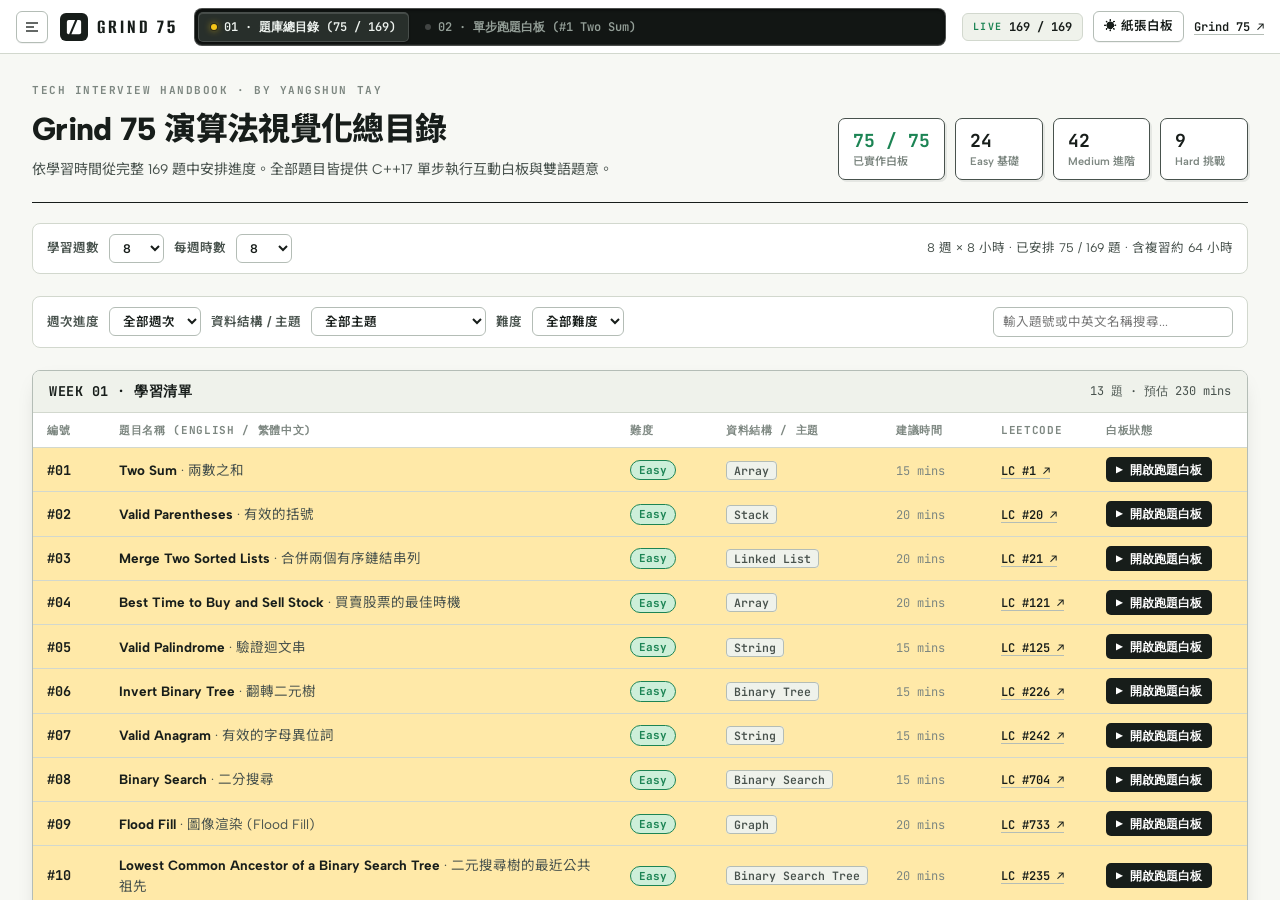
<file: grind75/index.html>
<!DOCTYPE html>
<html lang="zh-Hant" data-theme="light">
<head>
  <meta charset="UTF-8" />
  <meta name="viewport" content="width=device-width, initial-scale=1.0" />
  <title>Grind 75 · C++ 手動跑題白板視覺化實驗室</title>
  <link rel="preconnect" href="https://fonts.googleapis.com" />
  <link rel="preconnect" href="https://fonts.gstatic.com" crossorigin />
  <link href="https://fonts.googleapis.com/css2?family=Albert+Sans:wght@400;500;600;700&family=Alumni+Sans:wght@500;600;700&family=JetBrains+Mono:wght@400;500;600;700&family=Noto+Sans+TC:wght@400;500;700;900&display=swap" rel="stylesheet" />
  <link rel="stylesheet" href="css/styles.css" />
</head>
<body>
  <!-- Impeccable Top Editorial & Instrument Header -->
  <header class="topbar">
    <div class="topbar-left">
      <button id="btn-toggle-sidebar" class="ks-key-btn icon-only" title="切換題庫側欄" aria-label="切換題庫側欄" aria-controls="sidebar" aria-expanded="true">
        <svg width="16" height="16" viewBox="0 0 24 24" fill="none" stroke="currentColor" stroke-width="2">
          <line x1="3" y1="6" x2="21" y2="6"></line>
          <line x1="3" y1="12" x2="15" y2="12"></line>
          <line x1="3" y1="18" x2="21" y2="18"></line>
        </svg>
      </button>
      <div class="brand" id="brand-home">
        <span class="brand-logo" aria-hidden="true">
          <svg viewBox="0 0 24 24" fill="currentColor" width="18" height="18">
            <path d="M5 2.5 L13.5 2.5 L5.5 21.5 L5 21.5 Q2.5 21.5 2.5 19 L2.5 5 Q2.5 2.5 5 2.5 Z"></path>
            <path d="M16.5 2.5 L19 2.5 Q21.5 2.5 21.5 5 L21.5 19 Q21.5 21.5 19 21.5 L8.5 21.5 Z"></path>
          </svg>
        </span>
        <span class="brand-wordmark">GRIND 75</span>
        <span class="brand-divider">/</span>
        <h1>C++ 手動跑題白板</h1>
      </div>
    </div>

    <!-- Tactile Instrument Mode Switcher -->
    <div class="topbar-center">
      <div class="ks-instrument-strip" role="tablist" aria-label="切換檢視模式">
        <button id="nav-catalog-btn" class="ks-instrument-key active" role="tab" aria-selected="true">
          <span class="led-dot"></span>
          <span id="catalog-nav-label">01 · 題庫總目錄 (75 / 169)</span>
        </button>
        <button id="nav-visualizer-btn" class="ks-instrument-key" role="tab" aria-selected="false">
          <span class="led-dot"></span>
          <span>02 · 單步跑題白板 (#1 Two Sum)</span>
        </button>
      </div>
    </div>

    <div class="topbar-right">
      <div class="progress-meter" title="目前已實作視覺化題數">
        <span class="meter-label">LIVE</span>
        <strong id="implemented-count">169 / 169</strong>
      </div>
      <button id="btn-theme-toggle" class="ks-key-btn" title="切換紙張亮色 / 暗色白板模式">
        <span id="theme-icon">☀ 紙張白板</span>
      </button>
      <a href="https://www.techinterviewhandbook.org/grind75/" target="_blank" rel="noopener" class="editorial-link">
        Grind 75 ↗
      </a>
    </div>
  </header>

  <div class="layout-container">
    <button id="sidebar-backdrop" class="sidebar-backdrop hidden" aria-label="關閉題庫側欄" tabindex="-1"></button>
    <!-- Left Quick Directory Palette Sidebar -->
    <aside id="sidebar" class="sidebar">
      <div class="sidebar-header">
        <div id="curriculum-index-label" class="sidebar-eyebrow">CURRICULUM INDEX · 75 題</div>
        <div class="search-box">
          <input type="search" id="sidebar-search" placeholder="搜尋題號、名稱或分類..." />
        </div>
        <div class="sidebar-filters">
          <button class="filter-chip active" data-filter="all">全部</button>
          <button class="filter-chip" data-filter="implemented">已實作</button>
          <button class="filter-chip" data-filter="Easy">Easy</button>
          <button class="filter-chip" data-filter="Medium">Med</button>
          <button class="filter-chip" data-filter="Hard">Hard</button>
        </div>
      </div>
      <div id="sidebar-list" class="sidebar-list"></div>
    </aside>

    <!-- Main Content Stage -->
    <main class="main-content">
      <!-- ==================== VIEW 1: EDITORIAL CATALOG (總目錄) ==================== -->
      <section id="view-catalog" class="view-section active">
        <div class="catalog-hero">
          <div class="catalog-hero-left">
            <div class="eyebrow-kicker">TECH INTERVIEW HANDBOOK · BY YANGSHUN TAY</div>
            <h2 class="editorial-headline">Grind 75 演算法視覺化總目錄</h2>
            <p class="editorial-lead">
              依學習時間從完整 169 題中安排進度。全部題目皆提供 C++17 單步執行互動白板與雙語題意。
            </p>
          </div>
          <div class="catalog-stats" id="catalog-stats"></div>
        </div>

        <div class="catalog-toolbar" aria-label="學習排程設定">
          <div class="toolbar-group">
            <label for="study-weeks">學習週數</label>
            <select id="study-weeks" class="tb-select"></select>
            <label for="study-hours">每週時數</label>
            <select id="study-hours" class="tb-select"></select>
          </div>
          <p id="curriculum-summary" class="curriculum-summary" role="status"></p>
        </div>

        <!-- Editorial Filter Bar -->
        <div class="catalog-toolbar">
          <div class="toolbar-group">
            <label for="catalog-week-filter">週次進度</label>
            <select id="catalog-week-filter" class="tb-select">
              <option value="all">全部週次</option>
            </select>

            <label for="catalog-topic-filter">資料結構 / 主題</label>
            <select id="catalog-topic-filter" class="tb-select">
              <option value="all">全部主題</option>
            </select>

            <label for="catalog-diff-filter">難度</label>
            <select id="catalog-diff-filter" class="tb-select">
              <option value="all">全部難度</option>
              <option value="Easy">Easy</option>
              <option value="Medium">Medium</option>
              <option value="Hard">Hard</option>
            </select>
          </div>

          <div class="toolbar-search">
            <input type="search" id="catalog-search" class="tb-input" placeholder="輸入題號或中英文名稱搜尋..." />
          </div>
        </div>

        <!-- Weeks Index Ledger -->
        <div id="catalog-weeks-container" class="catalog-weeks-container"></div>
      </section>

      <!-- ==================== VIEW 2: C++ TRACE WHITEBOARD (單步跑題白板) ==================== -->
      <section id="view-visualizer" class="view-section visualizer-layout">
        <!-- Top Problem Spec & Testcase Strip -->
        <div class="problem-spec-bar">
          <div class="problem-spec-left">
            <div class="problem-meta-row">
              <span class="spec-pill mono" id="vis-problem-order">GRIND #1 · LC #1</span>
              <span class="difficulty-badge Easy" id="vis-problem-diff">Easy</span>
              <span class="spec-pill" id="vis-problem-topic">Array / Hash Table</span>
              <span class="spec-pill mono" id="vis-problem-time">15m</span>
            </div>
            <h2 id="vis-problem-title">1. Two Sum · 兩數之和</h2>
            <p class="problem-desc" id="vis-problem-desc"></p>
          </div>

          <div class="problem-spec-right">
            <div class="testcase-row">
              <label for="preset-select">預設測資</label>
              <select id="preset-select" class="tb-select"></select>
            </div>
            <div class="custom-input-row" id="custom-input-row">
              <div id="custom-inputs-fields" style="display:flex; align-items:center; gap:6px; flex-wrap:wrap;">
                <div class="input-group">
                  <label for="input-nums"><code>nums</code></label>
                  <input type="text" id="input-nums" class="tb-input mono" value="2, 7, 11, 15" />
                </div>
                <div class="input-group input-group-small">
                  <label for="input-target"><code>target</code></label>
                  <input type="number" id="input-target" class="tb-input mono" value="9" />
                </div>
              </div>
              <button id="btn-apply-input" class="ks-key-btn primary">套用測資</button>
            </div>
            <div id="input-error" class="input-error hidden"></div>
          </div>
        </div>

        <!-- Impeccable Tactile Hardware Playback Deck (單步執行與自動執行控制盤) -->
        <div class="instrument-deck">
          <div class="deck-transport">
            <button id="btn-reset" class="deck-key" title="重置到第一步 (快捷鍵: R)">
              <span>⏮ 重置</span>
            </button>
            <button id="btn-prev" class="deck-key" title="單步退回上一步 (快捷鍵: ←)">
              <span>⏪ 上一步</span>
            </button>
            <button id="btn-play" class="deck-key play-key" title="自動執行 / 暫停 (快捷鍵: Space)">
              <span class="play-led"></span>
              <span id="play-btn-label">▶ 自動執行</span>
            </button>
            <button id="btn-next" class="deck-key" title="單步執行下一步 (快捷鍵: →)">
              <span>下一步 ⏩</span>
            </button>
          </div>

          <div class="deck-scrubber">
            <span class="step-Readout" id="step-counter">STEP 01 / 01</span>
            <div class="recessed-track-wrap">
              <input type="range" id="step-slider" min="0" max="0" value="0" aria-label="執行步驟進度" />
            </div>
          </div>

          <div class="deck-speed">
            <label for="speed-select">SPEED</label>
            <select id="speed-select" class="deck-select">
              <option value="1800">0.5× 慢速</option>
              <option value="1000" selected>1.0× 標準</option>
              <option value="580">1.8× 流暢</option>
              <option value="300">3.0× 快速</option>
            </select>
          </div>
        </div>

        <!-- Split Workbench: Left C++ Instrument Code Panel + Right Trace-by-Hand Whiteboard -->
        <div class="workbench-split">
          <!-- LEFT: Problem Reading / C++17 Code Workspace -->
          <div class="code-instrument-panel" id="workspace-panel">
            <div class="workspace-tabs" role="tablist" aria-label="左側工作區">
              <button id="tab-english" class="workspace-tab" type="button" role="tab" aria-selected="true" aria-controls="panel-english" tabindex="0">英文原文</button>
              <button id="tab-statement" class="workspace-tab" type="button" role="tab" aria-selected="false" aria-controls="panel-statement" tabindex="-1">正體中文</button>
              <button id="tab-code" class="workspace-tab" type="button" role="tab" aria-selected="false" aria-controls="panel-code" tabindex="-1">程式碼 <span class="mono">C++17</span></button>
            </div>
            <section id="panel-english" class="workspace-pane problem-reading-pane" role="tabpanel" aria-labelledby="tab-english" tabindex="0" lang="en">
              <article id="problem-statement-en" class="problem-statement english-statement"></article>
            </section>
            <section id="panel-statement" class="workspace-pane problem-reading-pane" role="tabpanel" aria-labelledby="tab-statement" tabindex="0" lang="zh-Hant" hidden>
              <article id="problem-statement" class="problem-statement"></article>
            </section>
            <section id="panel-code" class="workspace-pane code-view" role="tabpanel" aria-labelledby="tab-code" hidden>
              <div class="instrument-header">
                <div class="instrument-title">
                  <span class="kinpaku-dot"></span>
                  <span>solution.cpp — C++17 單步執行反白追蹤</span>
                </div>
                <span class="active-line-pill" id="active-line-badge">LINE 03</span>
              </div>

              <div class="code-container" id="cpp-code-container"></div>

              <!-- C++ Local Variables Strip -->
              <div class="instrument-footer">
                <div class="instrument-subhead">
                  <span>LOCAL VARIABLES · 區域變數即時監看</span>
                  <span class="mono-dim" id="vis-complexity-badge">Time O(N) · Space O(N)</span>
                </div>
                <div id="variable-watch-grid" class="variable-watch-grid"></div>
              </div>
            </section>
          </div>

          <div id="workbench-divider" class="workbench-divider" role="separator" tabindex="0"
            aria-label="調整題目／程式碼與白板大小" aria-controls="workspace-panel whiteboard-board"
            aria-orientation="vertical" aria-valuemin="320" aria-valuemax="1000" aria-valuenow="500"
            title="拖曳調整區塊大小；方向鍵微調，雙擊恢復預設"></div>

          <!-- RIGHT: Trace-by-Hand Interactive Whiteboard Canvas (手動跑題白板) -->
          <div class="whiteboard-container" id="whiteboard-board">
            <!-- Top-left Whiteboard Status & Hint -->
            <div class="wb-top-bar">
              <div class="wb-badge">
                <span class="wb-dot"></span>
                <span>手動跑題白板 (Trace-by-Hand Whiteboard)</span>
              </div>
              <span class="wb-hint">💡 元件可直接拖曳移動 · 亦可使用下方畫筆在白板上自由手寫標記</span>
            </div>

            <!-- Pan/Zoom World Layer -->
            <div class="wb-world" id="wb-world">
              <!-- SVG Connector & Freehand Stroke Layer -->
              <svg class="wb-svg-layer" id="wb-svg" aria-hidden="true">
                <defs>
                  <marker id="wb-arrow-blue" viewBox="0 0 10 10" refX="9" refY="5" markerWidth="6.5" markerHeight="6.5" orient="auto-start-reverse">
                    <path d="M0,0 L10,5 L0,10 z" fill="var(--marker)" />
                  </marker>
                  <marker id="wb-arrow-green" viewBox="0 0 10 10" refX="9" refY="5" markerWidth="6.5" markerHeight="6.5" orient="auto-start-reverse">
                    <path d="M0,0 L10,5 L0,10 z" fill="var(--green)" />
                  </marker>
                  <marker id="wb-arrow-purple" viewBox="0 0 10 10" refX="9" refY="5" markerWidth="6.5" markerHeight="6.5" orient="auto-start-reverse">
                    <path d="M0,0 L10,5 L0,10 z" fill="var(--purple)" />
                  </marker>
                  <marker id="wb-arrow-red" viewBox="0 0 10 10" refX="9" refY="5" markerWidth="6.5" markerHeight="6.5" orient="auto-start-reverse">
                    <path d="M0,0 L10,5 L0,10 z" fill="var(--red)" />
                  </marker>
                </defs>
                <g id="wb-Connectors"></g>
                <g id="wb-strokes"></g>
              </svg>

              <!-- Whiteboard Component 1: Sticky Note (手動跑題便利貼) -->
              <div class="wb-item" id="wb-item-note" style="left: 24px; top: 52px;">
                <div class="grip">⠿ <span class="nm">step_note</span><span>便利貼 · 當前步驟解說</span></div>
                <div class="note" id="wb-sticky-note">
                  <div class="note-tag" id="step-action-tag">初始化</div>
                  <div class="note-body" id="step-explanation-text">準備開始執行演算法...</div>
                </div>
              </div>

              <!-- Legacy / Default Two-Sum Whiteboard Components -->
              <div class="wb-item" id="wb-item-array" style="left: 340px; top: 52px;">
                <div class="grip">⠿ <span class="nm">nums</span><span>陣列 (vector&lt;int&gt;)</span></div>
                <div id="array-visual-container" class="wb-array-stage"></div>
              </div>

              <div class="wb-item" id="wb-item-vars" style="left: 24px; top: 220px;">
                <div class="grip">⠿ <span class="nm">complement</span><span>變數計算</span></div>
                <div id="formula-visual-container" class="wb-vars-stage"></div>
              </div>

              <div class="wb-item" id="wb-item-dict" style="left: 340px; top: 215px;">
                <div class="grip">⠿ <span class="nm">seen</span><span>字典 (unordered_map&lt;int, int&gt;)</span></div>
                <div id="hashmap-visual-container" class="wb-dict-stage"></div>
              </div>

              <!-- Universal Declarative Whiteboard Components Container (for Problems #2-#75) -->
              <div id="wb-dynamic-items"></div>

              <!-- Whiteboard Component 5: Step Trace Table (手動跑題步驟表格) -->
              <div class="wb-item" id="wb-item-steps" style="left: 24px; top: 480px;">
                <div class="grip">⠿ <span class="nm">trace_log</span><span>表格 · 點擊任意列跳轉步驟</span></div>
                <div class="wb-steps-wrap">
                  <table class="steps" id="wb-steps-table">
                    <thead>
                      <tr id="wb-steps-head-row">
                        <th>步驟</th>
                        <th>C++ 行號</th>
                        <th>i</th>
                        <th>nums[i]</th>
                        <th>complement</th>
                        <th>回傳值</th>
                        <th style="text-align:left;">動作摘要</th>
                      </tr>
                    </thead>
                    <tbody id="execution-log-list"></tbody>
                  </table>
                </div>
              </div>
            </div>

            <!-- Trace-by-Hand Floating Bottom Dock (選取/移畫面/畫筆/清除筆跡/重置排版) -->
            <div class="wb-dock" role="toolbar" aria-label="白板工具列">
              <button class="dockb active" data-wb-tool="select" type="button" title="選取與拖曳元件 (V)">
                <svg viewBox="0 0 24 24" width="17" height="17"><path d="M5 3l14 8-6.5 1.5L9 19z" fill="currentColor"/></svg>
              </button>
              <button class="dockb" data-wb-tool="hand" type="button" title="平移畫布 (H)">
                <svg viewBox="0 0 24 24" width="17" height="17" fill="none" stroke="currentColor" stroke-width="1.8" stroke-linecap="round" stroke-linejoin="round"><path d="M8 13V5.5a1.5 1.5 0 013 0V12m0-6.5a1.5 1.5 0 013 0V12m0-5a1.5 1.5 0 013 0v7.5a6 6 0 01-6 6h-.8a6 6 0 01-4.6-2.2L4.3 15a1.6 1.6 0 012.4-2L8 14.5"/></svg>
              </button>
              <button class="dockb" data-wb-tool="pen" type="button" title="白板馬克筆手寫註記 (P)">
                <svg viewBox="0 0 24 24" width="17" height="17" fill="none" stroke="currentColor" stroke-width="1.8" stroke-linecap="round" stroke-linejoin="round"><path d="M4 20l4-1 11-11-3-3L5 16z"/><path d="M14 7l3 3"/></svg>
              </button>
              <span class="dsep"></span>
              <button class="dockb" id="btn-clear-strokes" type="button" title="清除手寫筆跡">
                <svg viewBox="0 0 24 24" width="17" height="17" fill="none" stroke="currentColor" stroke-width="1.8" stroke-linejoin="round"><path d="M3 16l9-9 6 6-6 6H6z"/><path d="M11 20h9"/></svg>
              </button>
              <button class="dockb" id="btn-reset-layout" type="button" title="重置白板元件位置與縮放">
                <svg viewBox="0 0 24 24" width="16" height="16" fill="none" stroke="currentColor" stroke-width="1.8" stroke-linecap="round"><path d="M4 9V4h5M20 9V4h-5M4 15v5h5M20 15v5h-5"/></svg>
              </button>
            </div>

            <!-- Bottom-Right Zoom & Pan Controls -->
            <div class="wb-navi">
              <div class="zrow">
                <button class="zb" id="wb-fit" type="button" title="將所有白板元件縮放至可視範圍">適合畫面</button>
                <button class="zb" id="wb-zout" type="button" title="縮小畫布">−</button>
                <button class="zb zv" id="wb-zv" type="button" title="重置為 100%">100%</button>
                <button class="zb" id="wb-zin" type="button" title="放大畫布">＋</button>
              </div>
            </div>
          </div>
        </div>
      </section>
    </main>
  </div>

  <!-- Scripts -->
  <script src="js/data/grind75-catalog.js"></script>
  <script src="js/data/curriculum.js"></script>
  <script src="js/problems/two-sum.js"></script>
  <script src="js/problems/week1-extra.js"></script>
  <script src="js/problems/week2.js"></script>
  <script src="js/problems/week3.js"></script>
  <script src="js/problems/week4.js"></script>
  <script src="js/problems/week5.js"></script>
  <script src="js/problems/week6.js"></script>
  <script src="js/problems/week7.js"></script>
  <script src="js/problems/week8.js"></script>
  <script src="js/problems/extended-01.js"></script>
  <script src="js/problems/extended-02.js"></script>
  <script src="js/problems/extended-03.js"></script>
  <script src="js/problems/extended-04.js"></script>
  <script src="js/problems/extended-05.js"></script>
  <script src="js/problems/extended-06.js"></script>
  <script src="js/problems/extended-07.js"></script>
  <script src="js/problems/extended-08.js"></script>
  <script src="js/data/problem-statements.js"></script>
  <script src="js/data/problem-statements-en.js"></script>
  <script src="js/engine/player.js"></script>
  <script src="js/app.js"></script>
</body>
</html>
</file>
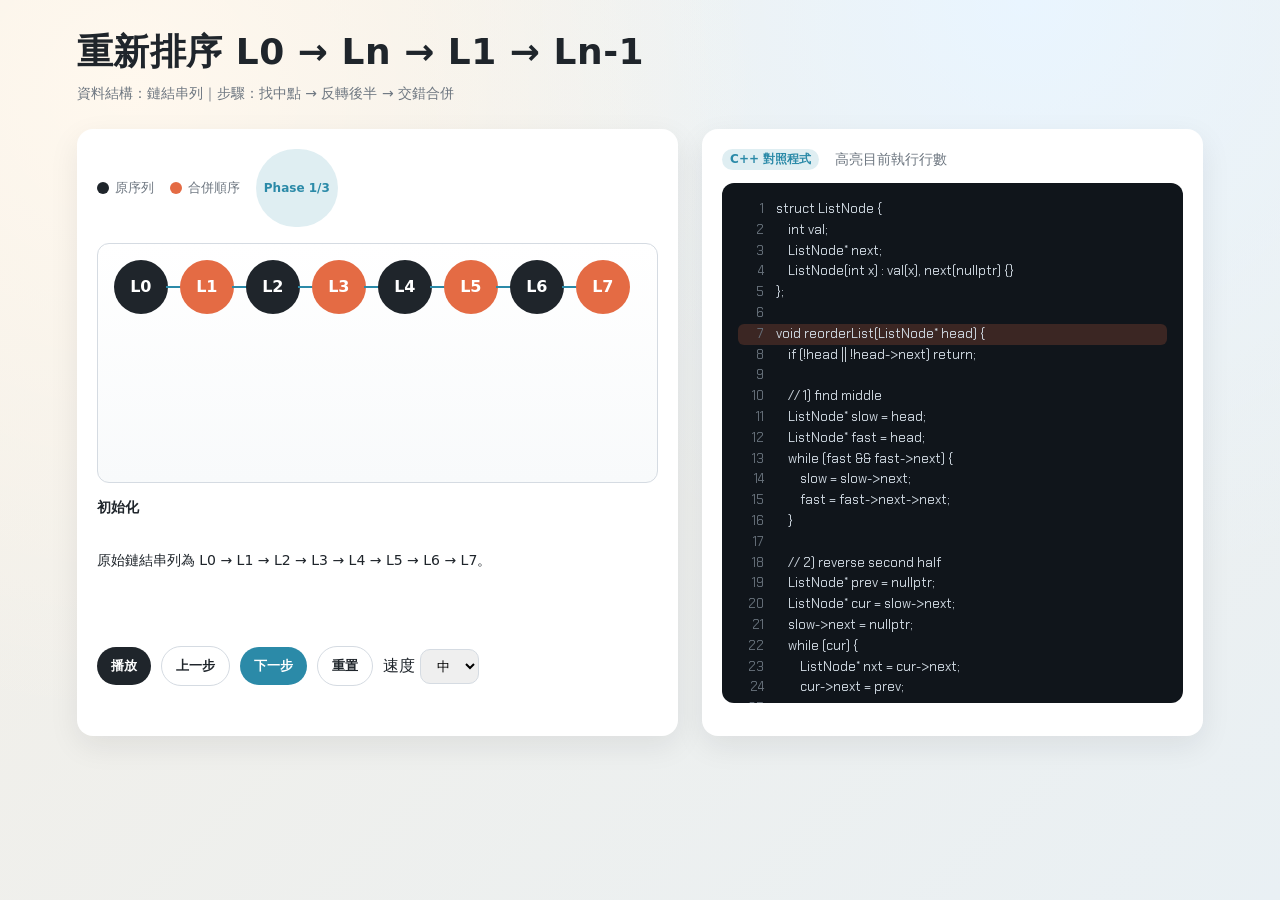
<file: reorder_list/index.html>
<!doctype html>
<html lang="zh-Hant">
<head>
  <meta charset="utf-8" />
  <meta name="viewport" content="width=device-width, initial-scale=1" />
  <title>重新排序 L0→Ln→L1→Ln-1 視覺化</title>
  <link rel="preconnect" href="https://fonts.googleapis.com" />
  <link rel="preconnect" href="https://fonts.gstatic.com" crossorigin />
  <link href="https://fonts.googleapis.com/css2?family=Chakra+Petch:wght@400;600&family=IBM+Plex+Sans+TC:wght@300;400;600&display=swap" rel="stylesheet" />
  <style>
    :root {
      --bg-1: #f4efe6;
      --bg-2: #e9f0f4;
      --ink: #1f252b;
      --muted: #6e7781;
      --accent: #e46b44;
      --accent-2: #2b8aa8;
      --card: #ffffff;
      --line: #d5dbe2;
    }
    * { box-sizing: border-box; }
    body {
      margin: 0;
      font-family: "IBM Plex Sans TC", system-ui, sans-serif;
      color: var(--ink);
      background: radial-gradient(circle at 10% 10%, #fff8ee 0%, transparent 45%),
                  radial-gradient(circle at 80% 0%, #e9f5ff 0%, transparent 45%),
                  linear-gradient(135deg, var(--bg-1), var(--bg-2));
      min-height: 100vh;
    }
    header {
      padding: 28px 6vw 10px;
    }
    h1 {
      margin: 0 0 8px;
      font-size: clamp(24px, 3vw, 36px);
      letter-spacing: 0.5px;
    }
    .subtitle {
      color: var(--muted);
      font-size: 14px;
    }
    main {
      display: grid;
      grid-template-columns: minmax(0, 1.2fr) minmax(0, 1fr);
      gap: 24px;
      padding: 16px 6vw 40px;
    }
    .panel {
      background: var(--card);
      border-radius: 16px;
      box-shadow: 0 10px 30px rgba(24, 28, 32, 0.08);
      padding: 20px;
    }
    .visual {
      display: grid;
      gap: 16px;
    }
    .list-area {
      border: 1px solid var(--line);
      border-radius: 12px;
      padding: 16px;
      min-height: 180px;
      background: linear-gradient(180deg, #ffffff, #f8fafb);
    }
    .nodes {
      display: flex;
      flex-wrap: wrap;
      gap: 12px;
      align-items: center;
    }
    .node {
      width: 54px;
      height: 54px;
      border-radius: 999px;
      background: #1f252b;
      color: #fff;
      display: grid;
      place-items: center;
      font-weight: 600;
      position: relative;
      transition: transform 0.4s ease, background 0.4s ease;
    }
    .node::after {
      content: "";
      position: absolute;
      right: -14px;
      width: 16px;
      height: 2px;
      background: var(--accent-2);
    }
    .node:last-child::after { display: none; }
    .node.secondary { background: var(--accent); }
    .node.focus { transform: translateY(-6px) scale(1.05); }
    .legend {
      display: flex;
      gap: 16px;
      font-size: 13px;
      color: var(--muted);
    }
    .legend span {
      display: inline-flex;
      align-items: center;
      gap: 6px;
    }
    .dot {
      width: 12px;
      height: 12px;
      border-radius: 999px;
      background: var(--accent);
    }
    .dot.alt { background: #1f252b; }
    .controls {
      display: flex;
      flex-wrap: wrap;
      gap: 10px;
      align-items: center;
    }
    button {
      border: none;
      padding: 10px 14px;
      border-radius: 999px;
      background: var(--ink);
      color: #fff;
      font-weight: 600;
      cursor: pointer;
      transition: transform 0.2s ease, background 0.2s ease;
    }
    button:hover { transform: translateY(-2px); }
    button.secondary { background: var(--accent-2); }
    button.ghost {
      background: #fff;
      color: var(--ink);
      border: 1px solid var(--line);
    }
    select {
      padding: 8px 12px;
      border-radius: 10px;
      border: 1px solid var(--line);
      font-family: inherit;
    }
    .step-info {
      display: grid;
      gap: 6px;
      font-size: 14px;
    }
    .step-title { font-weight: 600; }
    .code {
      font-family: "Chakra Petch", ui-monospace, monospace;
      font-size: 13px;
      line-height: 1.6;
      background: #10151b;
      color: #cdd6df;
      border-radius: 12px;
      padding: 16px;
      overflow: auto;
      max-height: 520px;
    }
    .code-line {
      display: grid;
      grid-template-columns: 32px 1fr;
      padding: 0 6px;
      border-radius: 6px;
    }
    .code-line.active { background: rgba(228, 107, 68, 0.2); }
    .line-no {
      color: #66707a;
      text-align: right;
      padding-right: 12px;
      user-select: none;
    }
    .badge {
      background: rgba(43, 138, 168, 0.15);
      color: var(--accent-2);
      padding: 2px 8px;
      border-radius: 999px;
      font-size: 12px;
      font-weight: 600;
    }
    @media (max-width: 900px) {
      main { grid-template-columns: 1fr; }
      .code { max-height: none; }
    }
  </style>
</head>
<body>
  <header>
    <h1>重新排序 L0 → Ln → L1 → Ln-1</h1>
    <div class="subtitle">資料結構：鏈結串列｜步驟：找中點 → 反轉後半 → 交錯合併</div>
  </header>
  <main>
    <section class="panel visual">
      <div class="legend">
        <span><span class="dot alt"></span> 原序列</span>
        <span><span class="dot"></span> 合併順序</span>
        <span class="badge" id="phase">Phase 1/3</span>
      </div>
      <div class="list-area">
        <div class="nodes" id="nodes"></div>
      </div>
      <div class="step-info">
        <div class="step-title" id="stepTitle">初始化</div>
        <div id="stepDesc">點擊播放開始逐步觀看。</div>
      </div>
      <div class="controls">
        <button id="playBtn">播放</button>
        <button class="ghost" id="prevBtn">上一步</button>
        <button class="secondary" id="nextBtn">下一步</button>
        <button class="ghost" id="resetBtn">重置</button>
        <label>
          速度
          <select id="speedSel">
            <option value="1200">慢</option>
            <option value="800" selected>中</option>
            <option value="500">快</option>
          </select>
        </label>
      </div>
    </section>
    <section class="panel">
      <div class="legend" style="margin-bottom: 12px;">
        <span class="badge">C++ 對照程式</span>
        <span class="subtitle">高亮目前執行行數</span>
      </div>
      <pre class="code" id="code"></pre>
    </section>
  </main>

  <script>
    const codeLines = [
      "struct ListNode {",
      "    int val;",
      "    ListNode* next;",
      "    ListNode(int x) : val(x), next(nullptr) {}",
      "};",
      "",
      "void reorderList(ListNode* head) {",
      "    if (!head || !head->next) return;",
      "",
      "    // 1) find middle",
      "    ListNode* slow = head;",
      "    ListNode* fast = head;",
      "    while (fast && fast->next) {",
      "        slow = slow->next;",
      "        fast = fast->next->next;",
      "    }",
      "",
      "    // 2) reverse second half",
      "    ListNode* prev = nullptr;",
      "    ListNode* cur = slow->next;",
      "    slow->next = nullptr;",
      "    while (cur) {",
      "        ListNode* nxt = cur->next;",
      "        cur->next = prev;",
      "        prev = cur;",
      "        cur = nxt;",
      "    }",
      "",
      "    // 3) merge alternately",
      "    ListNode* p1 = head;",
      "    ListNode* p2 = prev;",
      "    while (p2) {",
      "        ListNode* n1 = p1->next;",
      "        ListNode* n2 = p2->next;",
      "        p1->next = p2;",
      "        p2->next = n1;",
      "        p1 = n1;",
      "        p2 = n2;",
      "    }",
      "}",
    ];

    const steps = [
      {
        title: "初始化",
        desc: "原始鏈結串列為 L0 → L1 → L2 → L3 → L4 → L5 → L6 → L7。",
        order: [0,1,2,3,4,5,6,7],
        focus: [],
        phase: 1,
        line: 7,
      },
      {
        title: "檢查快慢指標迴圈",
        desc: "進入 while (fast && fast->next) 檢查。",
        order: [0,1,2,3,4,5,6,7],
        focus: [0],
        phase: 1,
        line: 13,
      },
      {
        title: "slow 前進",
        desc: "slow = slow->next。",
        order: [0,1,2,3,4,5,6,7],
        focus: [1],
        phase: 1,
        line: 14,
      },
      {
        title: "fast 前進",
        desc: "fast = fast->next->next。",
        order: [0,1,2,3,4,5,6,7],
        focus: [2],
        phase: 1,
        line: 15,
      },
      {
        title: "檢查快慢指標迴圈",
        desc: "第二輪 while 檢查。",
        order: [0,1,2,3,4,5,6,7],
        focus: [2],
        phase: 1,
        line: 13,
      },
      {
        title: "slow 前進",
        desc: "slow = slow->next。",
        order: [0,1,2,3,4,5,6,7],
        focus: [2],
        phase: 1,
        line: 14,
      },
      {
        title: "fast 前進",
        desc: "fast = fast->next->next。",
        order: [0,1,2,3,4,5,6,7],
        focus: [4],
        phase: 1,
        line: 15,
      },
      {
        title: "檢查快慢指標迴圈",
        desc: "第三輪 while 檢查。",
        order: [0,1,2,3,4,5,6,7],
        focus: [4],
        phase: 1,
        line: 13,
      },
      {
        title: "slow 前進",
        desc: "slow = slow->next。",
        order: [0,1,2,3,4,5,6,7],
        focus: [3],
        phase: 1,
        line: 14,
      },
      {
        title: "fast 前進",
        desc: "fast = fast->next->next。",
        order: [0,1,2,3,4,5,6,7],
        focus: [6],
        phase: 1,
        line: 15,
      },
      {
        title: "檢查快慢指標迴圈",
        desc: "第四輪 while 檢查。",
        order: [0,1,2,3,4,5,6,7],
        focus: [6],
        phase: 1,
        line: 13,
      },
      {
        title: "slow 前進",
        desc: "slow = slow->next。",
        order: [0,1,2,3,4,5,6,7],
        focus: [4],
        phase: 1,
        line: 14,
      },
      {
        title: "fast 前進",
        desc: "fast = fast->next->next。",
        order: [0,1,2,3,4,5,6,7],
        focus: [7],
        phase: 1,
        line: 15,
      },
      {
        title: "切分",
        desc: "slow->next = nullptr，切分成 L0→...→L4 與 L5→L6→L7。",
        order: [0,1,2,3,4,5,6,7],
        focus: [4,5],
        phase: 1,
        line: 21,
      },
      {
        title: "反轉後半迴圈檢查",
        desc: "進入 while (cur)。",
        order: [0,1,2,3,4,5,6,7],
        focus: [5],
        phase: 2,
        line: 22,
      },
      {
        title: "暫存下一個節點",
        desc: "ListNode* nxt = cur->next。",
        order: [0,1,2,3,4,5,6,7],
        focus: [5],
        phase: 2,
        line: 23,
      },
      {
        title: "反轉指向",
        desc: "cur->next = prev。",
        order: [0,1,2,3,4,5,6,7],
        focus: [5],
        phase: 2,
        line: 24,
      },
      {
        title: "prev 前進",
        desc: "prev = cur。",
        order: [0,1,2,3,4,5,6,7],
        focus: [5],
        phase: 2,
        line: 25,
      },
      {
        title: "cur 前進",
        desc: "cur = nxt。",
        order: [0,1,2,3,4,5,6,7],
        focus: [6],
        phase: 2,
        line: 26,
      },
      {
        title: "反轉後半迴圈檢查",
        desc: "第二輪 while (cur)。",
        order: [0,1,2,3,4,5,6,7],
        focus: [6],
        phase: 2,
        line: 22,
      },
      {
        title: "暫存下一個節點",
        desc: "ListNode* nxt = cur->next。",
        order: [0,1,2,3,4,5,6,7],
        focus: [6],
        phase: 2,
        line: 23,
      },
      {
        title: "反轉指向",
        desc: "cur->next = prev。",
        order: [0,1,2,3,4,6,5,7],
        focus: [6],
        phase: 2,
        line: 24,
      },
      {
        title: "prev 前進",
        desc: "prev = cur。",
        order: [0,1,2,3,4,6,5,7],
        focus: [6],
        phase: 2,
        line: 25,
      },
      {
        title: "cur 前進",
        desc: "cur = nxt。",
        order: [0,1,2,3,4,6,5,7],
        focus: [7],
        phase: 2,
        line: 26,
      },
      {
        title: "反轉後半迴圈檢查",
        desc: "第三輪 while (cur)。",
        order: [0,1,2,3,4,6,5,7],
        focus: [7],
        phase: 2,
        line: 22,
      },
      {
        title: "暫存下一個節點",
        desc: "ListNode* nxt = cur->next。",
        order: [0,1,2,3,4,6,5,7],
        focus: [7],
        phase: 2,
        line: 23,
      },
      {
        title: "反轉指向",
        desc: "cur->next = prev。",
        order: [0,1,2,3,4,7,6,5],
        focus: [7],
        phase: 2,
        line: 24,
      },
      {
        title: "prev 前進",
        desc: "prev = cur。",
        order: [0,1,2,3,4,7,6,5],
        focus: [7],
        phase: 2,
        line: 25,
      },
      {
        title: "cur 前進",
        desc: "cur = nxt (nullptr)。",
        order: [0,1,2,3,4,7,6,5],
        focus: [5],
        phase: 2,
        line: 26,
      },
      {
        title: "開始交錯合併",
        desc: "while (p2) 進入合併。",
        order: [0,1,2,3,4,7,6,5],
        focus: [0,7],
        phase: 3,
        line: 32,
      },
      {
        title: "暫存下一個節點",
        desc: "ListNode* n1 = p1->next。",
        order: [0,1,2,3,4,7,6,5],
        focus: [0,1],
        phase: 3,
        line: 33,
      },
      {
        title: "暫存下一個節點",
        desc: "ListNode* n2 = p2->next。",
        order: [0,1,2,3,4,7,6,5],
        focus: [7,6],
        phase: 3,
        line: 34,
      },
      {
        title: "交錯連接",
        desc: "p1->next = p2。",
        order: [0,7,1,2,3,4,6,5],
        focus: [0,7],
        phase: 3,
        line: 35,
      },
      {
        title: "交錯連接",
        desc: "p2->next = n1。",
        order: [0,7,1,2,3,4,6,5],
        focus: [7,1],
        phase: 3,
        line: 36,
      },
      {
        title: "p1 前進",
        desc: "p1 = n1。",
        order: [0,7,1,2,3,4,6,5],
        focus: [1],
        phase: 3,
        line: 37,
      },
      {
        title: "p2 前進",
        desc: "p2 = n2。",
        order: [0,7,1,2,3,4,6,5],
        focus: [6],
        phase: 3,
        line: 38,
      },
      {
        title: "合併迴圈檢查",
        desc: "while (p2) 進入第二輪。",
        order: [0,7,1,2,3,4,6,5],
        focus: [1,6],
        phase: 3,
        line: 32,
      },
      {
        title: "暫存下一個節點",
        desc: "ListNode* n1 = p1->next。",
        order: [0,7,1,2,3,4,6,5],
        focus: [1,2],
        phase: 3,
        line: 33,
      },
      {
        title: "暫存下一個節點",
        desc: "ListNode* n2 = p2->next。",
        order: [0,7,1,2,3,4,6,5],
        focus: [6,5],
        phase: 3,
        line: 34,
      },
      {
        title: "交錯連接",
        desc: "p1->next = p2。",
        order: [0,7,1,6,2,3,4,5],
        focus: [1,6],
        phase: 3,
        line: 35,
      },
      {
        title: "交錯連接",
        desc: "p2->next = n1。",
        order: [0,7,1,6,2,3,4,5],
        focus: [6,2],
        phase: 3,
        line: 36,
      },
      {
        title: "p1 前進",
        desc: "p1 = n1。",
        order: [0,7,1,6,2,3,4,5],
        focus: [2],
        phase: 3,
        line: 37,
      },
      {
        title: "p2 前進",
        desc: "p2 = n2。",
        order: [0,7,1,6,2,3,4,5],
        focus: [5],
        phase: 3,
        line: 38,
      },
      {
        title: "合併迴圈檢查",
        desc: "while (p2) 進入第三輪。",
        order: [0,7,1,6,2,3,4,5],
        focus: [2,5],
        phase: 3,
        line: 32,
      },
      {
        title: "暫存下一個節點",
        desc: "ListNode* n1 = p1->next。",
        order: [0,7,1,6,2,3,4,5],
        focus: [2,3],
        phase: 3,
        line: 33,
      },
      {
        title: "暫存下一個節點",
        desc: "ListNode* n2 = p2->next。",
        order: [0,7,1,6,2,3,4,5],
        focus: [5,4],
        phase: 3,
        line: 34,
      },
      {
        title: "交錯連接",
        desc: "p1->next = p2。",
        order: [0,7,1,6,2,5,3,4],
        focus: [2,5],
        phase: 3,
        line: 35,
      },
      {
        title: "交錯連接",
        desc: "p2->next = n1。",
        order: [0,7,1,6,2,5,3,4],
        focus: [5,3],
        phase: 3,
        line: 36,
      },
      {
        title: "p1 前進",
        desc: "p1 = n1。",
        order: [0,7,1,6,2,5,3,4],
        focus: [3],
        phase: 3,
        line: 37,
      },
      {
        title: "p2 前進",
        desc: "p2 = n2 (nullptr)。",
        order: [0,7,1,6,2,5,3,4],
        focus: [4],
        phase: 3,
        line: 38,
      },
      {
        title: "完成",
        desc: "最終結果 L0→L7→L1→L6→L2→L5→L3→L4。",
        order: [0,7,1,6,2,5,3,4],
        focus: [3,4],
        phase: 3,
        line: 40,
      },
    ];

    const nodesEl = document.getElementById("nodes");
    const stepTitle = document.getElementById("stepTitle");
    const stepDesc = document.getElementById("stepDesc");
    const codeEl = document.getElementById("code");
    const phaseEl = document.getElementById("phase");

    let stepIndex = 0;
    let timer = null;

    function renderCode(activeLine) {
      codeEl.innerHTML = "";
      codeLines.forEach((line, idx) => {
        const lineNo = idx + 1;
        const row = document.createElement("div");
        row.className = "code-line" + (lineNo === activeLine ? " active" : "");
        row.innerHTML = `<span class="line-no">${lineNo}</span><span>${line || " "}</span>`;
        codeEl.appendChild(row);
      });
    }

    function renderNodes(order, focus) {
      nodesEl.innerHTML = "";
      order.forEach((value, idx) => {
        const node = document.createElement("div");
        node.className = "node" + (idx % 2 === 1 ? " secondary" : "");
        if (focus.includes(value)) node.classList.add("focus");
        node.textContent = `L${value}`;
        nodesEl.appendChild(node);
      });
    }

    function applyStep() {
      const step = steps[stepIndex];
      stepTitle.textContent = step.title;
      stepDesc.textContent = step.desc;
      phaseEl.textContent = `Phase ${step.phase}/3`;
      renderNodes(step.order, step.focus);
      renderCode(step.line);
    }

    function nextStep() {
      if (stepIndex >= steps.length - 1) {
        return;
      }
      stepIndex += 1;
      applyStep();
    }

    function prevStep() {
      if (stepIndex <= 0) {
        return;
      }
      stepIndex -= 1;
      applyStep();
    }

    function reset() {
      stepIndex = 0;
      applyStep();
    }

    function togglePlay() {
      const btn = document.getElementById("playBtn");
      if (stepIndex >= steps.length - 1) {
        return;
      }
      if (timer) {
        clearInterval(timer);
        timer = null;
        btn.textContent = "播放";
        return;
      }
      btn.textContent = "暫停";
      const speed = Number(document.getElementById("speedSel").value);
      timer = setInterval(() => {
        if (stepIndex >= steps.length - 1) {
          clearInterval(timer);
          timer = null;
          btn.textContent = "播放";
          return;
        }
        nextStep();
      }, speed);
    }

    document.getElementById("nextBtn").addEventListener("click", () => {
      if (timer) {
        clearInterval(timer);
        timer = null;
        document.getElementById("playBtn").textContent = "播放";
      }
      nextStep();
    });
    document.getElementById("prevBtn").addEventListener("click", () => {
      if (timer) {
        clearInterval(timer);
        timer = null;
        document.getElementById("playBtn").textContent = "播放";
      }
      prevStep();
    });
    document.getElementById("resetBtn").addEventListener("click", () => {
      if (timer) {
        clearInterval(timer);
        timer = null;
        document.getElementById("playBtn").textContent = "播放";
      }
      reset();
    });
    document.getElementById("playBtn").addEventListener("click", togglePlay);
    document.getElementById("speedSel").addEventListener("change", () => {
      if (timer) {
        clearInterval(timer);
        timer = null;
        document.getElementById("playBtn").textContent = "播放";
      }
    });

    applyStep();
  </script>
</body>
</html>
</file>
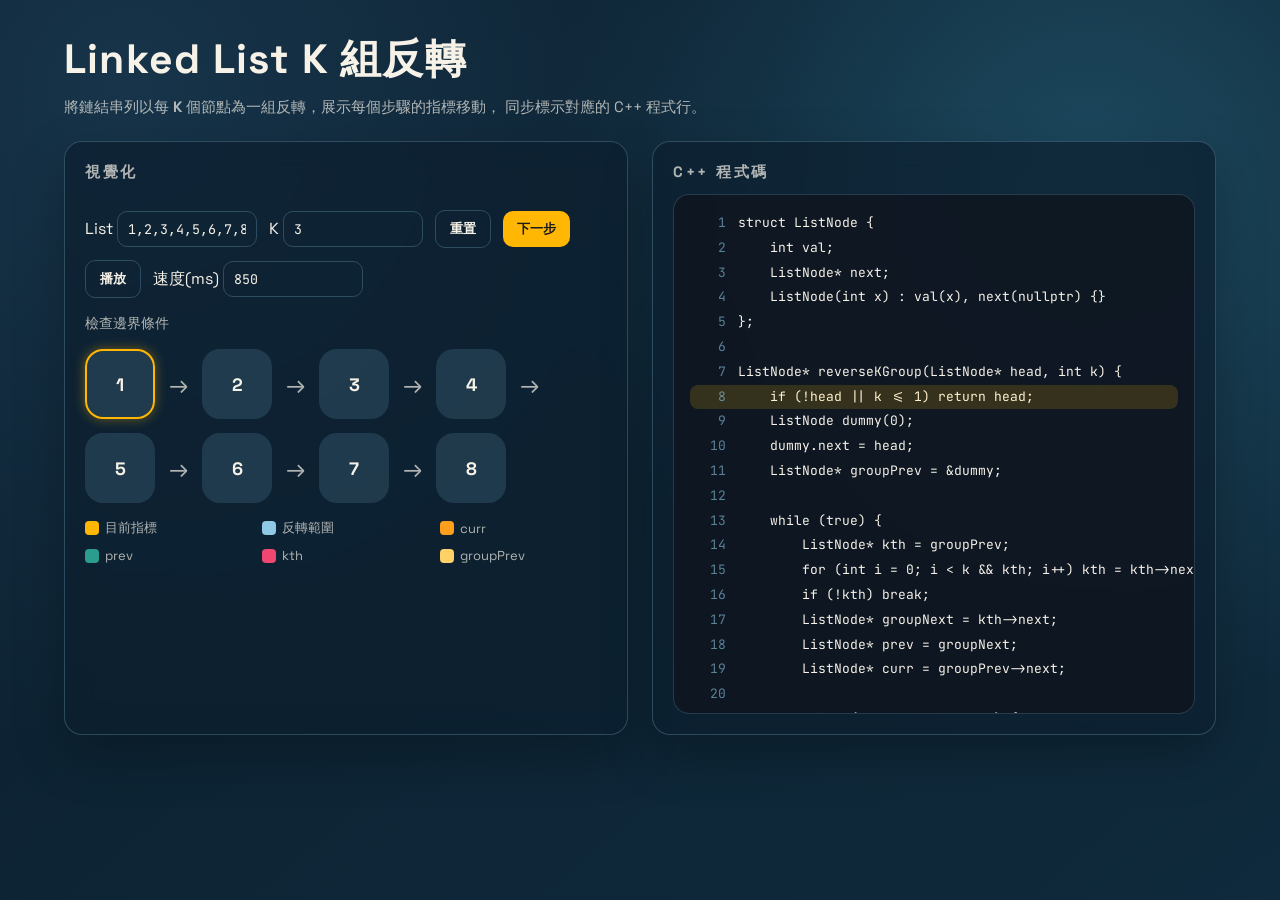
<file: reverse_nodes_in_k_group/index.html>
<!doctype html>
<html lang="zh-Hant">
  <head>
    <meta charset="utf-8" />
    <meta name="viewport" content="width=device-width, initial-scale=1" />
    <title>Linked List K 組反轉 視覺化</title>
    <link rel="preconnect" href="https://fonts.googleapis.com" />
    <link rel="preconnect" href="https://fonts.gstatic.com" crossorigin />
    <link
      href="https://fonts.googleapis.com/css2?family=Space+Grotesk:wght@400;600;700&family=JetBrains+Mono:wght@400;600&display=swap"
      rel="stylesheet"
    />
    <style>
      :root {
        --bg-1: #0c1f2e;
        --bg-2: #0f2a3c;
        --accent: #ffb703;
        --accent-2: #8ecae6;
        --ink: #f7f2e8;
        --muted: rgba(247, 242, 232, 0.7);
        --card: rgba(12, 31, 46, 0.7);
        --line: rgba(142, 202, 230, 0.25);
      }

      * {
        box-sizing: border-box;
      }

      body {
        margin: 0;
        font-family: "Space Grotesk", system-ui, sans-serif;
        color: var(--ink);
        background: radial-gradient(1200px circle at 10% 10%, #17344a 0%, transparent 55%),
          radial-gradient(900px circle at 85% 20%, #1d495f 0%, transparent 60%),
          linear-gradient(140deg, var(--bg-1), var(--bg-2));
        min-height: 100vh;
      }

      .grid {
        display: grid;
        grid-template-columns: minmax(280px, 1fr) minmax(320px, 1fr);
        gap: 24px;
        padding: 32px 5vw 56px;
      }

      header {
        grid-column: 1 / -1;
        display: flex;
        flex-direction: column;
        gap: 10px;
      }

      h1 {
        margin: 0;
        font-size: clamp(28px, 3.2vw, 44px);
        letter-spacing: 0.03em;
      }

      .subtitle {
        color: var(--muted);
        font-size: 15px;
        max-width: 680px;
      }

      .card {
        background: var(--card);
        border: 1px solid rgba(142, 202, 230, 0.25);
        border-radius: 18px;
        padding: 20px;
        backdrop-filter: blur(14px);
        box-shadow: 0 20px 50px rgba(0, 0, 0, 0.25);
      }

      .panel-title {
        font-size: 15px;
        letter-spacing: 0.18em;
        text-transform: uppercase;
        color: var(--muted);
        margin: 0 0 12px;
      }

      .controls {
        display: flex;
        flex-wrap: wrap;
        gap: 12px;
        align-items: center;
      }

      .controls input {
        background: transparent;
        border: 1px solid var(--line);
        border-radius: 10px;
        color: var(--ink);
        padding: 8px 10px;
        width: 140px;
        font-family: "JetBrains Mono", monospace;
      }

      .controls button {
        background: var(--accent);
        color: #1b1b1b;
        border: none;
        border-radius: 10px;
        padding: 9px 14px;
        font-weight: 700;
        cursor: pointer;
      }

      .controls button.secondary {
        background: transparent;
        color: var(--ink);
        border: 1px solid var(--line);
      }

      .viz {
        display: flex;
        flex-direction: column;
        gap: 16px;
      }

      .nodes {
        display: flex;
        gap: 14px;
        flex-wrap: wrap;
      }

      .node {
        position: relative;
        width: 70px;
        height: 70px;
        border-radius: 18px;
        background: rgba(142, 202, 230, 0.15);
        border: 2px solid transparent;
        display: grid;
        place-items: center;
        font-weight: 700;
        font-size: 18px;
      }

      .node .tags {
        position: absolute;
        bottom: -16px;
        left: 50%;
        transform: translateX(-50%);
        display: flex;
        gap: 4px;
        font-size: 10px;
        text-transform: uppercase;
        letter-spacing: 0.08em;
        color: var(--ink);
        pointer-events: none;
      }

      .tag {
        padding: 2px 6px;
        border-radius: 999px;
        background: rgba(255, 255, 255, 0.12);
        border: 1px solid rgba(255, 255, 255, 0.2);
      }

      .tag.curr {
        background: rgba(255, 159, 28, 0.25);
        border-color: rgba(255, 159, 28, 0.5);
      }

      .tag.prev {
        background: rgba(42, 157, 143, 0.25);
        border-color: rgba(42, 157, 143, 0.5);
      }

      .tag.kth {
        background: rgba(239, 71, 111, 0.25);
        border-color: rgba(239, 71, 111, 0.5);
      }

      .tag.group-prev {
        background: rgba(255, 209, 102, 0.25);
        border-color: rgba(255, 209, 102, 0.5);
      }
      .node.active {
        border-color: var(--accent);
        box-shadow: 0 0 12px rgba(255, 183, 3, 0.4);
      }

      .node.group {
        border-color: var(--accent-2);
      }

      .node.curr {
        border-color: #ff9f1c;
        box-shadow: 0 0 10px rgba(255, 159, 28, 0.45);
      }

      .node.prev {
        border-color: #2a9d8f;
        box-shadow: 0 0 10px rgba(42, 157, 143, 0.4);
      }

      .node.kth {
        border-color: #ef476f;
        box-shadow: 0 0 10px rgba(239, 71, 111, 0.35);
      }

      .node.group-prev {
        border-color: #ffd166;
        box-shadow: 0 0 10px rgba(255, 209, 102, 0.35);
      }

      .arrow {
        align-self: center;
        color: var(--muted);
        font-size: 24px;
      }

      .legend {
        display: grid;
        grid-template-columns: repeat(auto-fit, minmax(140px, 1fr));
        gap: 10px;
        font-size: 13px;
        color: var(--muted);
      }

      .legend span {
        display: inline-flex;
        align-items: center;
        gap: 6px;
      }

      .swatch {
        width: 14px;
        height: 14px;
        border-radius: 4px;
      }

      .swatch.active {
        background: var(--accent);
      }

      .swatch.group {
        background: var(--accent-2);
      }

      .swatch.curr {
        background: #ff9f1c;
      }

      .swatch.prev {
        background: #2a9d8f;
      }

      .swatch.kth {
        background: #ef476f;
      }

      .swatch.group-prev {
        background: #ffd166;
      }

      .code-block {
        font-family: "JetBrains Mono", monospace;
        font-size: 13px;
        line-height: 1.6;
        border-radius: 16px;
        background: rgba(15, 20, 30, 0.8);
        border: 1px solid rgba(142, 202, 230, 0.2);
        padding: 16px;
        overflow: auto;
        max-height: 520px;
      }

      .code-line {
        display: grid;
        grid-template-columns: 36px 1fr;
        gap: 12px;
        padding: 2px 0;
        border-radius: 8px;
      }

      .code-line.active {
        background: rgba(255, 183, 3, 0.16);
        color: #fff1cf;
      }

      .code-num {
        color: rgba(142, 202, 230, 0.6);
        text-align: right;
        user-select: none;
      }

      .code-text {
        white-space: pre;
      }

      .status {
        font-size: 14px;
        color: var(--muted);
      }

      @media (max-width: 900px) {
        .grid {
          grid-template-columns: 1fr;
        }
      }
    </style>
  </head>
  <body>
    <main class="grid">
      <header>
        <h1>Linked List K 組反轉</h1>
        <div class="subtitle">
          將鏈結串列以每 <strong>K</strong> 個節點為一組反轉，展示每個步驟的指標移動，
          同步標示對應的 C++ 程式行。
        </div>
      </header>

      <section class="card viz">
        <h2 class="panel-title">視覺化</h2>
        <div class="controls">
          <label>
            List
            <input id="listInput" value="1,2,3,4,5,6,7,8" />
          </label>
          <label>
            K
            <input id="kInput" value="3" />
          </label>
          <button id="resetBtn" class="secondary">重置</button>
          <button id="stepBtn">下一步</button>
          <button id="playBtn" class="secondary">播放</button>
          <label>
            速度(ms)
            <input id="speedInput" value="850" />
          </label>
        </div>
        <div class="status" id="statusText"></div>
        <div class="nodes" id="nodes"></div>
        <div class="legend">
          <span><span class="swatch active"></span>目前指標</span>
          <span><span class="swatch group"></span>反轉範圍</span>
          <span><span class="swatch curr"></span>curr</span>
          <span><span class="swatch prev"></span>prev</span>
          <span><span class="swatch kth"></span>kth</span>
          <span><span class="swatch group-prev"></span>groupPrev</span>
        </div>
      </section>

      <section class="card">
        <h2 class="panel-title">C++ 程式碼</h2>
        <div class="code-block" id="codeBlock"></div>
      </section>
    </main>

    <script>
      const codeLines = [
        "struct ListNode {",
        "    int val;",
        "    ListNode* next;",
        "    ListNode(int x) : val(x), next(nullptr) {}",
        "};",
        "",
        "ListNode* reverseKGroup(ListNode* head, int k) {",
        "    if (!head || k <= 1) return head;",
        "    ListNode dummy(0);",
        "    dummy.next = head;",
        "    ListNode* groupPrev = &dummy;",
        "",
        "    while (true) {",
        "        ListNode* kth = groupPrev;",
        "        for (int i = 0; i < k && kth; i++) kth = kth->next;",
        "        if (!kth) break;",
        "        ListNode* groupNext = kth->next;",
        "        ListNode* prev = groupNext;",
        "        ListNode* curr = groupPrev->next;",
        "",
        "        while (curr != groupNext) {",
        "            ListNode* tmp = curr->next;",
        "            curr->next = prev;",
        "            prev = curr;",
        "            curr = tmp;",
        "        }",
        "",
        "        ListNode* tmp = groupPrev->next;",
        "        groupPrev->next = kth;",
        "        groupPrev = tmp;",
        "    }",
        "",
        "    return dummy.next;",
        "}",
      ];

      const codeBlock = document.getElementById("codeBlock");
      const nodesEl = document.getElementById("nodes");
      const statusText = document.getElementById("statusText");
      const listInput = document.getElementById("listInput");
      const kInput = document.getElementById("kInput");
      const stepBtn = document.getElementById("stepBtn");
      const resetBtn = document.getElementById("resetBtn");
      const playBtn = document.getElementById("playBtn");
      const speedInput = document.getElementById("speedInput");

      let steps = [];
      let stepIndex = 0;
      let playTimer = null;

      function renderCode(activeLine) {
        codeBlock.innerHTML = "";
        codeLines.forEach((line, idx) => {
          const div = document.createElement("div");
          div.className = "code-line" + (idx + 1 === activeLine ? " active" : "");
          const num = document.createElement("span");
          num.className = "code-num";
          num.textContent = idx + 1;
          const code = document.createElement("span");
          code.className = "code-text";
          code.textContent = line;
          div.appendChild(num);
          div.appendChild(code);
          codeBlock.appendChild(div);
        });
      }

      function renderNodes(state) {
        nodesEl.innerHTML = "";
        state.list.forEach((value, idx) => {
          const node = document.createElement("div");
          node.className = "node";
          if (state.groupRange && idx >= state.groupRange[0] && idx <= state.groupRange[1]) {
            node.classList.add("group");
          }
          if (idx === state.activeIndex) {
            node.classList.add("active");
          }
          if (state.markers) {
            if (state.markers.curr === idx) node.classList.add("curr");
            if (state.markers.prev === idx) node.classList.add("prev");
            if (state.markers.kth === idx) node.classList.add("kth");
            if (state.markers.groupPrev === idx) node.classList.add("group-prev");
          }
          node.textContent = value;
          const tags = [];
          if (state.markers) {
            if (state.markers.curr === idx) tags.push({ text: "curr", cls: "curr" });
            if (state.markers.prev === idx) tags.push({ text: "prev", cls: "prev" });
            if (state.markers.kth === idx) tags.push({ text: "kth", cls: "kth" });
            if (state.markers.groupPrev === idx) tags.push({ text: "gPrev", cls: "group-prev" });
          }
          if (tags.length) {
            const tagWrap = document.createElement("div");
            tagWrap.className = "tags";
            tags.forEach((tag) => {
              const pill = document.createElement("span");
              pill.className = `tag ${tag.cls}`;
              pill.textContent = tag.text;
              tagWrap.appendChild(pill);
            });
            node.appendChild(tagWrap);
          }
          nodesEl.appendChild(node);
          if (idx < state.list.length - 1) {
            const arrow = document.createElement("div");
            arrow.className = "arrow";
            arrow.textContent = "→";
            nodesEl.appendChild(arrow);
          }
        });
      }

      function setStatus(state) {
        statusText.textContent = state.caption;
      }

      function snapshot({ list, activeIndex, groupRange, markers, line, caption }) {
        steps.push({
          list: [...list],
          activeIndex,
          groupRange,
          markers: markers ? { ...markers } : null,
          line,
          caption,
        });
      }

      function simulate(list, k) {
        steps = [];
        const n = list.length;
        let groupPrevIndex = -1;
        snapshot({
          list,
          activeIndex: list.length ? 0 : null,
          groupRange: null,
          markers: {},
          line: 8,
          caption: "檢查邊界條件",
        });
        snapshot({
          list,
          activeIndex: list.length ? 0 : null,
          groupRange: null,
          markers: {},
          line: 9,
          caption: "建立 dummy 節點",
        });
        snapshot({
          list,
          activeIndex: list.length ? 0 : null,
          groupRange: null,
          markers: {},
          line: 10,
          caption: "dummy.next 指向 head",
        });
        snapshot({
          list,
          activeIndex: list.length ? 0 : null,
          groupRange: null,
          markers: { groupPrev: -1 },
          line: 11,
          caption: "groupPrev 指向 dummy",
        });
        while (true) {
          snapshot({
            list,
            activeIndex: groupPrevIndex >= 0 ? groupPrevIndex : null,
            groupRange: null,
            markers: { groupPrev: groupPrevIndex },
            line: 13,
            caption: "進入下一組檢查",
          });
          let kthIndex = groupPrevIndex;
          snapshot({
            list,
            activeIndex: kthIndex >= 0 ? kthIndex : null,
            groupRange: null,
            markers: { groupPrev: groupPrevIndex, kth: kthIndex },
            line: 14,
            caption: "kth 從 groupPrev 起始",
          });
          for (let i = 0; i < k && kthIndex < n; i++) {
            kthIndex += 1;
            snapshot({
              list,
              activeIndex: kthIndex < n ? kthIndex : null,
              groupRange: null,
              markers: { groupPrev: groupPrevIndex, kth: kthIndex },
              line: 15,
              caption: `kth 往前走第 ${i + 1} 步`,
            });
          }
          if (kthIndex >= n) {
            snapshot({
              list,
              activeIndex: null,
              groupRange: null,
              markers: { groupPrev: groupPrevIndex },
              line: 16,
              caption: "不足 k 個節點，結束",
            });
            break;
          }
          const groupStart = groupPrevIndex + 1;
          const groupEnd = kthIndex;
          const groupNextIndex = groupEnd + 1;
          snapshot({
            list,
            activeIndex: groupNextIndex < n ? groupNextIndex : null,
            groupRange: [groupStart, groupEnd],
            markers: { groupPrev: groupPrevIndex, kth: kthIndex },
            line: 17,
            caption: "groupNext 指向 kth 之後",
          });
          snapshot({
            list,
            activeIndex: groupNextIndex < n ? groupNextIndex : null,
            groupRange: [groupStart, groupEnd],
            markers: { groupPrev: groupPrevIndex, kth: kthIndex, prev: groupNextIndex },
            line: 18,
            caption: "prev 指向 groupNext",
          });
          let currIndex = groupStart;
          snapshot({
            list,
            activeIndex: currIndex,
            groupRange: [groupStart, groupEnd],
            markers: {
              groupPrev: groupPrevIndex,
              kth: kthIndex,
              prev: groupNextIndex,
              curr: currIndex,
            },
            line: 19,
            caption: "curr 指向 groupPrev->next",
          });
          while (currIndex !== groupNextIndex) {
            snapshot({
              list,
              activeIndex: currIndex,
              groupRange: [groupStart, groupEnd],
              markers: {
                groupPrev: groupPrevIndex,
                kth: kthIndex,
                prev: groupNextIndex,
                curr: currIndex,
              },
              line: 21,
              caption: "進入反轉迴圈",
            });
            const tmpIndex = currIndex + 1;
            snapshot({
              list,
              activeIndex: currIndex,
              groupRange: [groupStart, groupEnd],
              markers: {
                groupPrev: groupPrevIndex,
                kth: kthIndex,
                prev: groupNextIndex,
                curr: currIndex,
              },
              line: 22,
              caption: "tmp 暫存 curr->next",
            });
            snapshot({
              list,
              activeIndex: currIndex,
              groupRange: [groupStart, groupEnd],
              markers: {
                groupPrev: groupPrevIndex,
                kth: kthIndex,
                prev: groupNextIndex,
                curr: currIndex,
              },
              line: 23,
              caption: "curr->next 指向 prev",
            });
            snapshot({
              list,
              activeIndex: currIndex,
              groupRange: [groupStart, groupEnd],
              markers: {
                groupPrev: groupPrevIndex,
                kth: kthIndex,
                prev: currIndex,
                curr: currIndex,
              },
              line: 24,
              caption: "prev 移動到 curr",
            });
            currIndex = tmpIndex;
            snapshot({
              list,
              activeIndex: currIndex < n ? currIndex : null,
              groupRange: [groupStart, groupEnd],
              markers: {
                groupPrev: groupPrevIndex,
                kth: kthIndex,
                prev: currIndex - 1,
                curr: currIndex < n ? currIndex : null,
              },
              line: 25,
              caption: "curr 移動到 tmp",
            });
          }
          const slice = list.slice(groupStart, groupEnd + 1);
          const reversed = slice.reverse();
          list.splice(groupStart, k, ...reversed);
          snapshot({
            list,
            activeIndex: groupStart,
            groupRange: [groupStart, groupEnd],
            markers: {
              groupPrev: groupPrevIndex,
              kth: kthIndex,
              prev: groupEnd,
              curr: groupNextIndex < n ? groupNextIndex : null,
            },
            line: 28,
            caption: "tmp 保存 groupPrev->next",
          });
          snapshot({
            list,
            activeIndex: groupStart,
            groupRange: [groupStart, groupEnd],
            markers: {
              groupPrev: groupPrevIndex,
              kth: kthIndex,
              prev: groupEnd,
              curr: groupNextIndex < n ? groupNextIndex : null,
            },
            line: 29,
            caption: "groupPrev->next 指向 kth",
          });
          groupPrevIndex = groupStart + k - 1;
          snapshot({
            list,
            activeIndex: groupPrevIndex,
            groupRange: null,
            markers: { groupPrev: groupPrevIndex },
            line: 30,
            caption: "groupPrev 移動到本組尾端",
          });
        }
        snapshot({
          list,
          activeIndex: list.length ? Math.min(groupPrevIndex, list.length - 1) : null,
          groupRange: null,
          markers: { groupPrev: groupPrevIndex },
          line: 33,
          caption: "回傳新的 head",
        });
      }

      function normalizeInput() {
        const list = listInput.value
          .split(",")
          .map((v) => v.trim())
          .filter((v) => v.length)
          .map((v) => Number(v))
          .filter((v) => !Number.isNaN(v));
        const k = Math.max(1, Number(kInput.value) || 1);
        return { list, k };
      }

      function goToStep(index) {
        const state = steps[index];
        if (!state) return;
        renderNodes(state);
        renderCode(state.line);
        setStatus(state);
      }

      function reset() {
        const { list, k } = normalizeInput();
        simulate([...list], k);
        stepIndex = 0;
        goToStep(stepIndex);
      }

      stepBtn.addEventListener("click", () => {
        stepIndex = Math.min(stepIndex + 1, steps.length - 1);
        goToStep(stepIndex);
      });

      resetBtn.addEventListener("click", () => {
        stopPlay();
        reset();
      });

      function stopPlay() {
        if (playTimer) {
          clearInterval(playTimer);
          playTimer = null;
          playBtn.textContent = "播放";
        }
      }

      function getSpeed() {
        const value = Math.max(150, Number(speedInput.value) || 850);
        return value;
      }

      speedInput.addEventListener("change", () => {
        if (!playTimer) return;
        stopPlay();
        playBtn.textContent = "暫停";
        playTimer = setInterval(() => {
          if (stepIndex >= steps.length - 1) {
            stopPlay();
            return;
          }
          stepIndex += 1;
          goToStep(stepIndex);
        }, getSpeed());
      });

      playBtn.addEventListener("click", () => {
        if (playTimer) {
          stopPlay();
          return;
        }
        playBtn.textContent = "暫停";
        playTimer = setInterval(() => {
          if (stepIndex >= steps.length - 1) {
            stopPlay();
            return;
          }
          stepIndex += 1;
          goToStep(stepIndex);
        }, getSpeed());
      });

      reset();
    </script>
  </body>
</html>
</file>
<file: grind75/css/styles.css>
/* ==========================================================================
   Grind 75 C++ 視覺化實驗室
   Design Language: pbakaus/impeccable (Kinpaku & Hardware Instrument)
   Visual Components: pjwang2022/trace-by-hand-whiteboard (手動跑題白板)
   ========================================================================== */

:root {
  color-scheme: light;
  /* Trace-by-Hand Whiteboard Paper & Ink Tokens (Light Mode Default) */
  --paper: #F7F8F4;
  --grid: #DDE2D8;
  --surface: #FFFFFF;
  --surface-2: #EFF2EB;
  --ink: #171D1A;
  --ink-2: #48524D;
  --ink-3: #7D8781;
  --line: #D2D8CE;
  --line-strong: #B4BDB6;

  /* Whiteboard Marker & Swatch Tokens */
  --marker: #2457D6;
  --marker-bg: #E3EAFC;
  --hl: #FFE27A;
  --hl-ink: #423200;
  --hl-border: #B98E00;
  --note: #FFF3B0;
  --note-ink: #423500;
  --red: #D2402F;
  --green: #1C8454;
  --green-bg: #CDEFD9;
  --purple: #7A3FD0;
  --purple-bg: #E7DBFF;

  --sw1: #FFE9A8;
  --sw2: #CDEFD9;
  --sw3: #D6E2FF;
  --sw4: #FFD6DC;
  --sw5: #E7DBFF;
  --sw6: #E3E6E1;

  /* Impeccable Kinpaku & Hardware Instrument Tokens (Always precision dark chassis) */
  --ks-kinpaku: #F5C518;
  --ks-kinpaku-vivid: #FFE27A;
  --ks-patina: #2EB886;
  --ks-instrument: #1C211E;
  --ks-instrument-deep: #121614;
  --ks-instrument-raised: #282F2B;
  --ks-instrument-text: #EDF2EE;
  --ks-instrument-muted: #939E97;
  --ks-instrument-rule: rgba(255, 255, 255, 0.11);
  --ks-instrument-edge: rgba(255, 255, 255, 0.24);

  /* Tactile Elevations */
  --shadow: 0 1px 0 rgba(23, 29, 26, 0.06), 0 8px 20px -10px rgba(23, 29, 26, 0.26);
  --dock-shadow: 0 2px 6px rgba(0, 0, 0, 0.08), 0 12px 28px -10px rgba(0, 0, 0, 0.25);
  --ks-cap-lift: inset 0 1px 0 rgba(255, 255, 255, 0.14), 0 1px 2px rgba(0, 0, 0, 0.45);
  --ks-track-recess: inset 0 1px 3px rgba(0, 0, 0, 0.55), inset 0 -1px 0 rgba(255, 255, 255, 0.08);
  --ks-led-gold: 0 0 0 1px rgba(0, 0, 0, 0.4), 0 0 7px rgba(250, 204, 21, 0.8);
  --ks-led-green: 0 0 0 1px rgba(0, 0, 0, 0.4), 0 0 7px rgba(46, 184, 134, 0.85);

  /* Typography */
  --font-sans: "Albert Sans", "Noto Sans TC", -apple-system, BlinkMacSystemFont, sans-serif;
  --font-display: "Alumni Sans", "Albert Sans", "Noto Sans TC", sans-serif;
  --font-mono: "JetBrains Mono", ui-monospace, "SFMono-Regular", Menlo, Consolas, monospace;
}

:root[data-theme="dark"] {
  color-scheme: dark;
  --paper: #121614;
  --grid: #222925;
  --surface: #1B201D;
  --surface-2: #242B27;
  --ink: #E6EBE7;
  --ink-2: #ABB5AF;
  --ink-3: #78827C;
  --line: #313A35;
  --line-strong: #46524B;

  --marker: #8EA8FF;
  --marker-bg: #232C4B;
  --hl: #6E5700;
  --hl-ink: #FFE898;
  --hl-border: #D9A700;
  --note: #3D3612;
  --note-ink: #FFF1A8;
  --red: #FF8C7C;
  --green: #5ED39B;
  --green-bg: #1B3F2E;
  --purple: #B99AFF;
  --purple-bg: #36285C;

  --sw1: #5A4A12;
  --sw2: #1E4431;
  --sw3: #233462;
  --sw4: #5A2630;
  --sw5: #3B2D63;
  --sw6: #3A403C;

  --shadow: 0 8px 22px -10px rgba(0, 0, 0, 0.72);
  --dock-shadow: 0 2px 6px rgba(0, 0, 0, 0.4), 0 14px 30px -10px rgba(0, 0, 0, 0.75);
}

* {
  box-sizing: border-box;
  margin: 0;
  padding: 0;
}

html, body {
  height: 100%;
}

body {
  background-color: var(--paper);
  color: var(--ink);
  font-family: var(--font-sans);
  font-size: 14px;
  line-height: 1.5;
  display: flex;
  flex-direction: column;
  overflow: hidden;
  -webkit-font-smoothing: antialiased;
}

button, input, select, textarea {
  font: inherit;
  color: inherit;
}

.mono {
  font-family: var(--font-mono);
}

.hidden {
  display: none !important;
}

/* ==========================================================================
   Topbar (Impeccable Editorial + Hardware Strip)
   ========================================================================== */
.topbar {
  height: 54px;
  background-color: var(--surface);
  border-bottom: 1px solid var(--line);
  display: flex;
  align-items: center;
  justify-content: space-between;
  padding: 0 16px;
  flex-shrink: 0;
  z-index: 30;
}

.topbar-left {
  display: flex;
  align-items: center;
  gap: 12px;
}

.brand {
  display: flex;
  align-items: center;
  gap: 9px;
  cursor: pointer;
  user-select: none;
}

.brand-logo {
  width: 28px;
  height: 28px;
  background: var(--ink);
  color: var(--surface);
  border-radius: 6px;
  display: grid;
  place-items: center;
}

.brand-wordmark {
  font-family: var(--font-display);
  font-size: 21px;
  font-weight: 700;
  letter-spacing: 0.14em;
  color: var(--ink);
}

.brand-divider {
  color: var(--ink-3);
  font-weight: 300;
}

.brand h1 {
  font-size: 14.5px;
  font-weight: 700;
  color: var(--ink);
  letter-spacing: 0.01em;
}

/* Impeccable Instrument Strip Switcher */
.ks-instrument-strip {
  display: inline-flex;
  align-items: center;
  gap: 3px;
  background: var(--ks-instrument-deep);
  border: 1px solid var(--ks-instrument-edge);
  padding: 3px;
  border-radius: 8px;
  box-shadow: var(--ks-track-recess);
}

.ks-instrument-key {
  border: 1px solid transparent;
  background: transparent;
  color: var(--ks-instrument-muted);
  font-family: var(--font-mono);
  font-size: 12px;
  font-weight: 600;
  padding: 5px 12px;
  border-radius: 5px;
  cursor: pointer;
  display: inline-flex;
  align-items: center;
  gap: 7px;
  transition: all 0.14s cubic-bezier(0.2, 0.8, 0.2, 1);
}

.ks-instrument-key:hover {
  color: var(--ks-instrument-text);
}

.ks-instrument-key .led-dot {
  width: 6px;
  height: 6px;
  border-radius: 50%;
  background: rgba(255, 255, 255, 0.2);
}

.ks-instrument-key.active {
  background: var(--ks-instrument-raised);
  color: var(--ks-instrument-text);
  border-color: rgba(255, 255, 255, 0.15);
  box-shadow: var(--ks-cap-lift);
}

.ks-instrument-key.active .led-dot {
  background: var(--ks-kinpaku);
  box-shadow: var(--ks-led-gold);
}

.topbar-right {
  display: flex;
  align-items: center;
  gap: 10px;
}

.progress-meter {
  display: inline-flex;
  align-items: center;
  gap: 7px;
  background: var(--surface-2);
  border: 1px solid var(--line);
  padding: 4px 10px;
  border-radius: 6px;
  font-family: var(--font-mono);
  font-size: 12px;
}

.progress-meter .meter-label {
  font-size: 10px;
  letter-spacing: 0.12em;
  color: var(--green);
  font-weight: 700;
}

.ks-key-btn {
  border: 1px solid var(--line-strong);
  background: var(--surface);
  color: var(--ink);
  border-radius: 6px;
  padding: 5px 10px;
  font-size: 12.5px;
  font-weight: 600;
  cursor: pointer;
  box-shadow: 0 1px 0 rgba(0, 0, 0, 0.05);
  transition: all 0.12s;
}

.ks-key-btn.icon-only {
  width: 32px;
  height: 32px;
  padding: 0;
  display: grid;
  place-items: center;
}

.ks-key-btn:hover {
  border-color: var(--marker);
  background: var(--surface-2);
}

.ks-key-btn.primary {
  background: var(--ink);
  color: var(--surface);
  border-color: var(--ink);
}

.ks-key-btn.primary:hover {
  opacity: 0.9;
}

.editorial-link {
  font-family: var(--font-mono);
  font-size: 12px;
  font-weight: 600;
  color: var(--ink);
  text-decoration: underline;
  text-decoration-color: var(--line-strong);
  text-underline-offset: 3px;
}

.editorial-link:hover {
  text-decoration-color: var(--ks-kinpaku);
}

/* ==========================================================================
   Layout & Palette Sidebar
   ========================================================================== */
.layout-container {
  position: relative;
  display: flex;
  flex: 1;
  min-height: 0;
}

.sidebar {
  width: 265px;
  background: var(--surface);
  border-right: 1px solid var(--line);
  display: flex;
  flex-direction: column;
  flex-shrink: 0;
  transition: width 0.18s cubic-bezier(0.2, 0.8, 0.2, 1);
}

.sidebar.collapsed {
  width: 0;
  overflow: hidden;
  border-right: none;
}

.sidebar-header {
  padding: 12px;
  border-bottom: 1px solid var(--line);
  display: flex;
  flex-direction: column;
  gap: 8px;
}

.sidebar-eyebrow {
  font-family: var(--font-mono);
  font-size: 10.5px;
  font-weight: 700;
  letter-spacing: 0.12em;
  color: var(--ink-3);
}

.search-box input {
  width: 100%;
  border: 1px solid var(--line);
  background: var(--surface-2);
  border-radius: 6px;
  padding: 6px 10px;
  font-size: 12.5px;
}

.search-box input:focus {
  background: var(--surface);
  outline: 2px solid var(--marker);
  outline-offset: -1px;
}

.sidebar-filters {
  display: flex;
  gap: 4px;
  flex-wrap: wrap;
}

.filter-chip {
  border: 1px solid var(--line);
  background: var(--surface);
  color: var(--ink-2);
  font-family: var(--font-mono);
  font-size: 11px;
  font-weight: 600;
  padding: 2px 8px;
  border-radius: 5px;
  cursor: pointer;
}

.filter-chip.active {
  background: var(--ink);
  color: var(--surface);
  border-color: var(--ink);
}

.sidebar-list {
  flex: 1;
  overflow-y: auto;
  padding: 8px;
}

.sidebar-week-title {
  font-family: var(--font-mono);
  font-size: 10.5px;
  font-weight: 700;
  letter-spacing: 0.1em;
  color: var(--ink-3);
  padding: 10px 6px 4px;
  text-transform: uppercase;
}

.sidebar-item {
  display: flex;
  align-items: center;
  justify-content: space-between;
  padding: 6px 8px;
  border-radius: 6px;
  cursor: pointer;
  border: 1px solid transparent;
  margin-bottom: 2px;
}

.sidebar-item:hover {
  background: var(--surface-2);
  border-color: var(--line);
}

.sidebar-item.active {
  background: var(--marker-bg);
  border-color: var(--marker);
}

.sidebar-item.unimplemented {
  opacity: 0.62;
  text-decoration: none;
  color: inherit;
}

.sidebar-item-left {
  display: flex;
  align-items: center;
  gap: 7px;
  min-width: 0;
}

.sidebar-num {
  font-family: var(--font-mono);
  font-size: 11px;
  color: var(--ink-3);
  min-width: 24px;
}

.sidebar-title {
  font-size: 12.5px;
  font-weight: 600;
  white-space: nowrap;
  overflow: hidden;
  text-overflow: ellipsis;
}

.sidebar-item-right {
  display: flex;
  align-items: center;
  gap: 6px;
  flex-shrink: 0;
}

.status-dot {
  width: 7px;
  height: 7px;
  border-radius: 50%;
}

.status-dot.live {
  background: var(--green);
  box-shadow: 0 0 5px var(--green);
}

.status-dot.pending {
  background: var(--line-strong);
}

/* ==========================================================================
   Main Stage & Editorial Catalog View (View 1)
   ========================================================================== */
.main-content {
  flex: 1;
  overflow-y: auto;
  min-width: 0;
}

.view-section {
  display: none;
}

.view-section.active {
  display: block;
}

#view-catalog {
  padding: 28px 32px 48px;
  max-width: 1320px;
  margin: 0 auto;
}

.catalog-hero {
  display: flex;
  justify-content: space-between;
  align-items: flex-end;
  flex-wrap: wrap;
  gap: 20px;
  padding-bottom: 22px;
  border-bottom: 1.5px solid var(--ink);
  margin-bottom: 20px;
}

.eyebrow-kicker {
  font-family: var(--font-mono);
  font-size: 11px;
  font-weight: 700;
  letter-spacing: 0.14em;
  color: var(--ink-3);
  margin-bottom: 6px;
}

.editorial-headline {
  font-size: clamp(1.65rem, 2.5vw, 2.25rem);
  font-weight: 800;
  letter-spacing: -0.02em;
  color: var(--ink);
  margin-bottom: 6px;
}

.editorial-lead {
  color: var(--ink-2);
  font-size: 14px;
  max-width: 680px;
}

.catalog-stats {
  display: flex;
  gap: 10px;
}

.stat-box {
  background: var(--surface);
  border: 1.5px solid var(--ink-2);
  border-radius: 7px;
  padding: 8px 14px;
  min-width: 88px;
  box-shadow: 2px 2px 0 rgba(23, 29, 26, 0.08);
}

.stat-box .stat-num {
  font-family: var(--font-mono);
  font-size: 18px;
  font-weight: 700;
}

.stat-box .stat-label {
  font-size: 11px;
  color: var(--ink-3);
  font-weight: 600;
}

.catalog-toolbar {
  display: flex;
  justify-content: space-between;
  align-items: center;
  flex-wrap: wrap;
  gap: 12px;
  background: var(--surface);
  border: 1px solid var(--line);
  border-radius: 8px;
  padding: 10px 14px;
  margin-bottom: 22px;
}

.toolbar-group {
  display: flex;
  align-items: center;
  flex-wrap: wrap;
  gap: 10px;
  font-size: 12.5px;
  font-weight: 600;
  color: var(--ink-2);
}

.curriculum-summary {
  margin: 0;
  color: var(--ink-2);
  font-size: 12.5px;
  line-height: 1.6;
}

.tb-select, .tb-input {
  border: 1px solid var(--line-strong);
  background: var(--surface);
  color: var(--ink);
  border-radius: 6px;
  padding: 5px 9px;
  font-size: 12.5px;
}

.tb-select:focus, .tb-input:focus {
  outline: 2px solid var(--marker);
  outline-offset: -1px;
}

.toolbar-search .tb-input {
  width: 240px;
}

/* Week Ledger Sections */
.week-section {
  background: var(--surface);
  border: 1.5px solid var(--line-strong);
  border-radius: 8px;
  margin-bottom: 20px;
  overflow: hidden;
  box-shadow: var(--shadow);
}

.week-header {
  background: var(--surface-2);
  padding: 10px 16px;
  border-bottom: 1.5px solid var(--line);
  display: flex;
  justify-content: space-between;
  align-items: center;
}

.week-header h3 {
  font-family: var(--font-mono);
  font-size: 13.5px;
  font-weight: 700;
  letter-spacing: 0.04em;
  color: var(--ink);
}

.week-meta {
  font-family: var(--font-mono);
  font-size: 12px;
  color: var(--ink-2);
}

.catalog-table {
  width: 100%;
  border-collapse: collapse;
  font-size: 13.5px;
}

.catalog-table th,
.catalog-table td {
  padding: 9px 14px;
  text-align: left;
  border-bottom: 1px solid var(--line);
}

.catalog-table th {
  font-family: var(--font-mono);
  font-size: 11px;
  font-weight: 700;
  text-transform: uppercase;
  letter-spacing: 0.06em;
  color: var(--ink-3);
  background: var(--surface);
}

.catalog-table tr:last-child td {
  border-bottom: none;
}

.catalog-table tbody tr:hover {
  background: var(--surface-2);
}

.catalog-table tbody tr.row-implemented {
  background: var(--sw1);
  cursor: pointer;
}

.catalog-table tbody tr.row-implemented:hover {
  background: var(--hl);
}

/* Badges */
.difficulty-badge {
  display: inline-block;
  font-family: var(--font-mono);
  font-size: 11px;
  font-weight: 700;
  padding: 1px 8px;
  border-radius: 999px;
  border: 1.5px solid currentColor;
}

.difficulty-badge.Easy, .difficulty-badge.easy {
  color: var(--green);
  background: var(--sw2);
}

.difficulty-badge.Medium, .difficulty-badge.medium {
  color: #9A6700;
  background: var(--sw1);
}

:root[data-theme="dark"] .difficulty-badge.Medium {
  color: #FFE590;
}

.difficulty-badge.Hard, .difficulty-badge.hard {
  color: var(--red);
  background: var(--sw4);
}

.topic-badge {
  font-family: var(--font-mono);
  font-size: 11.5px;
  font-weight: 600;
  background: var(--surface-2);
  border: 1px solid var(--line-strong);
  color: var(--ink-2);
  padding: 1px 7px;
  border-radius: 4px;
}

.time-badge {
  font-family: var(--font-mono);
  font-size: 12px;
  color: var(--ink-3);
}

.action-badge-live {
  background: var(--ink);
  color: var(--surface);
  font-family: var(--font-mono);
  font-weight: 700;
  font-size: 11.5px;
  padding: 4px 10px;
  border-radius: 5px;
  border: none;
  cursor: pointer;
  display: inline-flex;
  align-items: center;
  gap: 5px;
}

.action-badge-pending {
  font-family: var(--font-mono);
  font-size: 11.5px;
  color: var(--ink-3);
}

/* ==========================================================================
   View 2: Visualizer Workbench (Impeccable Deck + Trace-by-Hand Whiteboard)
   ========================================================================== */
.visualizer-layout.active {
  display: flex;
  flex-direction: column;
  height: calc(100vh - 54px);
  overflow: hidden;
}

/* Problem Spec Bar */
.problem-spec-bar {
  background: var(--surface);
  border-bottom: 1px solid var(--line);
  padding: 10px 18px;
  display: flex;
  justify-content: space-between;
  align-items: center;
  flex-wrap: wrap;
  gap: 12px;
  flex-shrink: 0;
}

.problem-spec-left {
  min-width: 0;
  display: flex;
  flex-direction: column;
  gap: 2px;
  max-width: 680px;
}

.problem-meta-row {
  display: flex;
  align-items: center;
  gap: 6px;
}

.spec-pill {
  font-size: 11px;
  font-weight: 700;
  color: var(--ink-2);
  background: var(--surface-2);
  border: 1px solid var(--line);
  padding: 1px 7px;
  border-radius: 4px;
}

.problem-spec-left h2 {
  font-size: 16.5px;
  font-weight: 900;
  color: var(--ink);
}

.problem-desc {
  font-size: 12.5px;
  color: var(--ink-2);
  white-space: nowrap;
  overflow: hidden;
  text-overflow: ellipsis;
}

.problem-spec-right {
  display: flex;
  align-items: center;
  gap: 12px;
  flex-wrap: wrap;
}

.testcase-row, .custom-input-row {
  display: flex;
  align-items: center;
  gap: 6px;
  font-size: 12px;
  font-weight: 600;
}

.input-group {
  display: flex;
  align-items: center;
  gap: 5px;
}

.input-group input {
  width: 135px;
}

.input-group-small input {
  width: 58px;
}

.input-error {
  color: var(--red);
  font-size: 12px;
  font-weight: 700;
}

/* Impeccable Hardware Playback Deck */
.instrument-deck {
  background: var(--ks-instrument);
  color: var(--ks-instrument-text);
  border-bottom: 1px solid #000;
  padding: 8px 18px;
  display: flex;
  align-items: center;
  justify-content: space-between;
  gap: 18px;
  flex-shrink: 0;
  box-shadow: inset 0 1px 0 rgba(255, 255, 255, 0.08);
}

.deck-transport {
  display: flex;
  align-items: center;
  gap: 6px;
}

.deck-key {
  background: var(--ks-instrument-raised);
  color: var(--ks-instrument-text);
  border: 1px solid rgba(255, 255, 255, 0.16);
  border-radius: 5px;
  padding: 5px 12px;
  font-family: var(--font-mono);
  font-size: 12px;
  font-weight: 600;
  cursor: pointer;
  box-shadow: var(--ks-cap-lift);
  display: inline-flex;
  align-items: center;
  gap: 7px;
  transition: transform 0.08s, background 0.12s;
}

.deck-key:hover:not(:disabled) {
  background: #333C37;
  border-color: rgba(255, 255, 255, 0.3);
}

.deck-key:active:not(:disabled) {
  transform: translateY(1px);
}

.deck-key:disabled {
  opacity: 0.35;
  cursor: not-allowed;
}

.deck-key.play-key {
  background: #28332D;
  border-color: rgba(245, 197, 24, 0.45);
  min-width: 122px;
  justify-content: center;
}

.play-led {
  width: 7px;
  height: 7px;
  border-radius: 50%;
  background: var(--ks-kinpaku);
  box-shadow: var(--ks-led-gold);
}

.deck-key.play-key.playing {
  background: var(--ks-kinpaku);
  color: #161305;
  border-color: var(--ks-kinpaku-vivid);
  font-weight: 700;
}

.deck-key.play-key.playing .play-led {
  background: #161305;
  box-shadow: none;
}

.deck-scrubber {
  flex: 1;
  display: flex;
  align-items: center;
  gap: 12px;
  max-width: 520px;
}

.step-Readout {
  font-family: var(--font-mono);
  font-size: 12px;
  font-weight: 700;
  letter-spacing: 0.08em;
  color: var(--ks-kinpaku-vivid);
  min-width: 102px;
}

.recessed-track-wrap {
  flex: 1;
  background: var(--ks-instrument-deep);
  padding: 5px 10px;
  border-radius: 999px;
  box-shadow: var(--ks-track-recess);
  display: flex;
  align-items: center;
}

#step-slider {
  width: 100%;
  accent-color: var(--ks-kinpaku);
  cursor: pointer;
  height: 5px;
}

.deck-speed {
  display: flex;
  align-items: center;
  gap: 8px;
  font-family: var(--font-mono);
  font-size: 11px;
  letter-spacing: 0.1em;
  color: var(--ks-instrument-muted);
}

.deck-select {
  background: var(--ks-instrument-deep);
  color: var(--ks-instrument-text);
  border: 1px solid var(--ks-instrument-edge);
  border-radius: 5px;
  padding: 4px 8px;
  font-family: var(--font-mono);
  font-size: 12px;
}

/* ==========================================================================
   Workbench Split: Left C++ Code Instrument + Right Trace Whiteboard
   ========================================================================== */
.workbench-split {
  flex: 1;
  display: grid;
  grid-template-columns: var(--workspace-width, clamp(380px, 35%, 500px)) 10px minmax(0, 1fr);
  min-height: 0;
  overflow: hidden;
}

@media (max-width: 900px) {
  .workbench-split {
    grid-template-columns: minmax(0, 1fr);
    grid-template-rows: var(--workspace-height, 360px) 10px var(--whiteboard-height, 520px);
    overflow-y: auto;
  }
}

.workbench-divider {
  position: relative;
  z-index: 16;
  background: var(--surface-2);
  border-inline: 1px solid var(--line);
  cursor: col-resize;
  touch-action: none;
  user-select: none;
}

.workbench-divider::after {
  content: "";
  position: absolute;
  width: 3px;
  height: 36px;
  left: 50%;
  top: 50%;
  transform: translate(-50%, -50%);
  border-radius: 2px;
  background: var(--ink-3);
}

.workbench-divider:hover::after,
.workbench-divider:focus-visible::after,
.workbench-split.resizing .workbench-divider::after {
  background: var(--marker);
}

.workbench-divider:focus-visible {
  outline: 2px solid var(--marker);
  outline-offset: -2px;
}

.workbench-split.resizing,
.workbench-split.resizing * {
  cursor: col-resize !important;
  user-select: none !important;
}

@media (max-width: 900px) {
  .workbench-divider {
    cursor: row-resize;
    border-inline: 0;
    border-block: 1px solid var(--line);
  }

  .workbench-divider::after {
    width: 36px;
    height: 3px;
  }

  .workbench-split.resizing,
  .workbench-split.resizing * {
    cursor: row-resize !important;
  }
}

/* LEFT: C++17 Dark Instrument Panel */
.code-instrument-panel {
  min-width: 0;
  background: var(--ks-instrument-deep);
  color: var(--ks-instrument-text);
  border-right: 1px solid var(--line-strong);
  display: flex;
  flex-direction: column;
  min-height: 0;
}

.instrument-header {
  background: var(--ks-instrument);
  padding: 9px 14px;
  border-bottom: 1px solid var(--ks-instrument-rule);
  display: flex;
  justify-content: space-between;
  align-items: center;
}

.instrument-title {
  font-family: var(--font-mono);
  font-size: 12px;
  font-weight: 600;
  color: var(--ks-instrument-text);
  display: flex;
  align-items: center;
  gap: 8px;
}

.kinpaku-dot {
  width: 8px;
  height: 8px;
  border-radius: 50%;
  background: var(--ks-kinpaku);
  box-shadow: var(--ks-led-gold);
}

.active-line-pill {
  background: rgba(245, 197, 24, 0.18);
  color: var(--ks-kinpaku-vivid);
  border: 1px solid rgba(245, 197, 24, 0.5);
  font-family: var(--font-mono);
  font-size: 11px;
  font-weight: 700;
  letter-spacing: 0.08em;
  padding: 2px 9px;
  border-radius: 4px;
}

/* C++ Code Lines with High-Contrast Active Line Highlighting (反白顯示正在執行的C++行) */
.code-container {
  flex: 1;
  padding: 10px 0;
  font-family: var(--font-mono);
  font-size: 13px;
  line-height: 1.68;
  overflow: auto;
}

.code-line {
  display: flex;
  align-items: center;
  padding: 2px 12px 2px 0;
  border-left: 4px solid transparent;
  transition: background-color 0.12s ease, border-color 0.12s ease;
}

.code-line.active-line {
  background: rgba(255, 226, 122, 0.22);
  border-left-color: var(--ks-kinpaku);
}

.code-line-gutter {
  width: 48px;
  display: flex;
  align-items: center;
  justify-content: flex-end;
  padding-right: 10px;
  color: #636E68;
  user-select: none;
  flex-shrink: 0;
  font-size: 11.5px;
}

.exec-arrow {
  color: var(--ks-kinpaku-vivid);
  font-weight: 900;
  margin-right: 4px;
  opacity: 0;
  transform: translateX(-4px);
  transition: all 0.12s ease;
}

.code-line.active-line .exec-arrow {
  opacity: 1;
  transform: translateX(0);
}

.code-line.active-line .code-line-gutter {
  color: var(--ks-kinpaku-vivid);
  font-weight: 700;
}

.code-line-text {
  white-space: pre;
  color: #D5DDD8;
  flex: 1;
}

.code-line.active-line .code-line-text {
  color: #FFFFFF;
  font-weight: 700;
}

.inline-debug-badge {
  margin-left: 10px;
  background: var(--ks-kinpaku-vivid);
  color: #1F1900;
  font-weight: 700;
  font-size: 11px;
  padding: 1px 8px;
  border-radius: 4px;
  white-space: nowrap;
  box-shadow: 0 1px 4px rgba(0, 0, 0, 0.35);
}

/* C++ Syntax Tokens */
.tok-kw { color: #FF9E80; font-weight: 600; }
.tok-type { color: #7FD8BE; }
.tok-fn { color: #8EA8FF; }
.tok-num { color: #FFE27A; }
.tok-cmt { color: #6B7871; font-style: italic; }

/* Local Variable Watch Footer inside Instrument Panel */
.instrument-footer {
  max-height: 32%;
  overflow: auto;
  flex-shrink: 0;
  background: var(--ks-instrument);
  border-top: 1px solid var(--ks-instrument-rule);
  padding: 10px 14px 12px;
}

.instrument-subhead {
  display: flex;
  justify-content: space-between;
  align-items: center;
  font-family: var(--font-mono);
  font-size: 10.5px;
  font-weight: 700;
  letter-spacing: 0.1em;
  color: var(--ks-instrument-muted);
  margin-bottom: 8px;
}

.mono-dim {
  color: var(--ks-patina);
}

.variable-watch-grid {
  display: grid;
  grid-template-columns: repeat(auto-fill, minmax(105px, 1fr));
  gap: 6px;
}

.watch-item {
  background: var(--ks-instrument-deep);
  border: 1px solid var(--ks-instrument-rule);
  border-radius: 5px;
  padding: 5px 8px;
  font-family: var(--font-mono);
}

.watch-item.changed {
  border-color: var(--ks-kinpaku);
  background: rgba(245, 197, 24, 0.12);
}

.watch-name {
  font-size: 10.5px;
  color: var(--ks-instrument-muted);
}

.watch-val {
  font-size: 13.5px;
  font-weight: 700;
  color: var(--ks-instrument-text);
}

.watch-item.changed .watch-val {
  color: var(--ks-kinpaku-vivid);
}

/* ==========================================================================
   RIGHT: Trace-by-Hand Whiteboard Stage (pjwang2022/trace-by-hand-whiteboard)
   ========================================================================== */
.whiteboard-container {
  position: relative;
  overflow: hidden;
  background-color: var(--paper);
  background-image: radial-gradient(var(--grid) 1.25px, transparent 1.25px);
  background-size: 22px 22px;
  user-select: none;
}

.whiteboard-container.hand-mode {
  cursor: grab;
}

.whiteboard-container.hand-mode.panning {
  cursor: grabbing;
}

.whiteboard-container.pen-mode {
  cursor: crosshair;
}

.wb-top-bar {
  position: absolute;
  top: 12px;
  left: 14px;
  right: 14px;
  display: flex;
  justify-content: space-between;
  align-items: center;
  pointer-events: none;
  z-index: 6;
}

.wb-badge {
  background: var(--surface);
  border: 1px solid var(--line-strong);
  border-radius: 999px;
  padding: 4px 11px;
  font-family: var(--font-mono);
  font-size: 11.5px;
  font-weight: 700;
  color: var(--ink);
  box-shadow: var(--shadow);
  display: inline-flex;
  align-items: center;
  gap: 7px;
}

.wb-dot {
  width: 7px;
  height: 7px;
  border-radius: 50%;
  background: var(--marker);
}

.wb-hint {
  background: var(--surface);
  border: 1px solid var(--line);
  border-radius: 6px;
  padding: 3px 9px;
  font-size: 11.5px;
  color: var(--ink-2);
  box-shadow: var(--shadow);
}

.wb-world {
  position: absolute;
  left: 0;
  top: 0;
  width: 100%;
  height: 100%;
  transform-origin: 0 0;
}

svg.wb-svg-layer {
  position: absolute;
  left: 0;
  top: 0;
  width: 4000px;
  height: 3000px;
  overflow: visible;
  pointer-events: none;
  z-index: 5;
}

/* Whiteboard Draggable Item (.wb-item & .grip from trace-by-hand-whiteboard) */
.wb-item {
  position: absolute;
  width: max-content;
  z-index: 2;
}

.wb-item.dragging {
  outline: 2px solid var(--marker);
  outline-offset: 4px;
  border-radius: 6px;
  z-index: 10;
}

.grip {
  font-family: var(--font-mono);
  font-size: 11.5px;
  color: var(--ink-3);
  cursor: move;
  padding: 0 2px 4px;
  display: flex;
  gap: 6px;
  align-items: center;
  white-space: nowrap;
}

.grip .nm {
  color: var(--ink);
  font-weight: 700;
  background: var(--surface-2);
  border: 1px solid var(--line);
  border-radius: 4px;
  padding: 0 5px;
}

/* 1. Sticky Note Component (.note) */
.note {
  width: 278px;
  min-height: 108px;
  background: var(--note);
  color: var(--note-ink);
  padding: 11px 14px;
  box-shadow: var(--shadow);
  border: 1px solid rgba(185, 142, 0, 0.32);
  border-radius: 2px 2px 12px 2px;
  line-height: 1.5;
  display: flex;
  flex-direction: column;
  gap: 6px;
}

.note-tag {
  display: inline-block;
  align-self: flex-start;
  font-family: var(--font-mono);
  font-size: 11px;
  font-weight: 700;
  padding: 1px 7px;
  border-radius: 4px;
  background: rgba(27, 33, 30, 0.12);
  color: var(--note-ink);
}

.note-tag.tag-found {
  background: var(--green);
  color: #fff;
}

.note-tag.tag-insert {
  background: var(--purple);
  color: #fff;
}

.note-tag.tag-check {
  background: var(--marker);
  color: #fff;
}

.note-body {
  font-size: 13px;
  font-weight: 500;
}

/* 2. Array & Pointer Component (.cells, .cw, .ix, .cell, .ptr) */
.wb-array-stage {
  display: flex;
  flex-direction: column;
  gap: 4px;
}

.cells {
  display: flex;
  gap: 4px;
  align-items: flex-start;
}

.cw {
  display: flex;
  flex-direction: column;
  align-items: center;
  min-width: 50px;
  gap: 7px; /* 增加適度間距，避免 array index 和 element 太靠近 */
}

.ix {
  font-family: var(--font-mono);
  font-size: 11.5px;
  font-weight: 600;
  color: var(--ink-3);
  height: 18px;
  line-height: 18px;
  display: flex;
  align-items: center;
  justify-content: center;
  user-select: none;
}

.cell {
  min-width: 48px;
  width: auto;
  height: 44px;
  padding: 0 10px;
  border: 2px solid var(--ink-2);
  border-radius: 6px;
  display: grid;
  place-items: center;
  font-family: var(--font-mono);
  font-weight: 700;
  font-size: 16px;
  background: var(--surface);
  color: var(--ink);
  box-shadow: 0 2px 0 rgba(23, 29, 26, 0.06);
  transition: all 0.16s cubic-bezier(0.2, 0.8, 0.2, 1);
  white-space: nowrap;
  box-sizing: border-box;
}

.cell.hl {
  background: var(--hl) !important;
  color: var(--hl-ink) !important;
  border-color: var(--hl-border) !important;
  transform: translateY(-2px);
}

.cell.match {
  background: var(--sw2) !important;
  color: var(--ink) !important;
  border-color: var(--green) !important;
  transform: translateY(-3px);
  box-shadow: 0 4px 10px rgba(28, 132, 84, 0.22);
}

.cell.done {
  background: var(--surface-2);
  opacity: 0.58;
}

.ptr-slot {
  min-height: 36px;
  display: flex;
  flex-direction: column;
  align-items: center;
  padding-top: 2px;
}

.ptr {
  font-family: var(--font-mono);
  font-weight: 700;
  font-size: 12.5px;
  display: flex;
  flex-direction: column;
  align-items: center;
  line-height: 1.05;
  color: var(--marker);
}

.ptr.match-ptr {
  color: var(--green);
}

.ptr .ar {
  font-size: 17px;
  font-weight: 900;
}

.ptr .pn {
  padding: 2px 6px;
  border-radius: 4px;
  background: var(--surface);
  border: 1.5px solid currentColor;
  white-space: nowrap;
}

/* 3. Variable Boxes (.varbox from trace-by-hand-whiteboard) */
.wb-vars-stage {
  display: flex;
  flex-direction: column;
  gap: 7px;
  min-width: 290px;
}

/* Constrain variables board in left column while ensuring boxes are wide enough for long text */
.wb-item[id*="vars"],
#wb-item-vars,
.wb-vars-col {
  width: 300px;
  max-width: 310px;
}

.varbox-row {
  display: flex;
  align-items: stretch;
  gap: 6px;
  width: 100%;
}

.varbox-row.pair {
  display: grid;
  grid-template-columns: 1fr 1fr;
  gap: 6px;
  width: 100%;
}

.varbox-row.single {
  display: block;
  width: 100%;
}

.varbox {
  display: flex;
  align-items: center;
  justify-content: space-between;
  gap: 8px;
  font-family: var(--font-mono);
  font-size: 13.5px;
  background: var(--surface);
  border: 2px solid var(--ink-2);
  border-radius: 8px;
  padding: 6px 12px;
  box-shadow: var(--shadow);
  box-sizing: border-box;
  white-space: nowrap;
  width: 100%;
  min-height: 36px;
  transition: all 0.16s ease;
}

.varbox.short-box {
  font-size: 12.5px;
  padding: 5px 9px;
}

.varbox.long-box {
  font-size: 13.5px;
  padding: 6px 12px;
}

.varbox .vn {
  font-weight: 700;
  color: var(--ink);
  flex-shrink: 0;
}

.varbox .vv {
  font-weight: 700;
  color: var(--marker);
  text-align: right;
  flex-shrink: 0;
}

.varbox.match-box .vv {
  color: var(--green);
}

.varbox.warn-box .vv {
  color: var(--red);
}

.varbox.hl-box {
  background: var(--hl);
  color: var(--hl-ink);
  border-color: var(--hl-border);
}

.varbox.match-box {
  background: var(--sw2);
  border-color: var(--green);
}

.varbox .vn {
  font-weight: 700;
}

.varbox .vv {
  font-weight: 700;
  color: var(--marker);
}

.varbox.hl-box .vv {
  color: var(--hl-ink);
}

/* 4. Dictionary / Hash Table Component (table.kv from trace-by-hand-whiteboard) */
table.kv, table.steps {
  border-collapse: collapse;
  background: var(--surface);
  font-family: var(--font-mono);
  font-size: 13px;
  box-shadow: var(--shadow);
}

table.kv th, table.kv td,
table.steps th, table.steps td {
  border: 1.5px solid var(--ink-3);
  padding: 5px 12px;
  min-width: 58px;
  height: 31px;
  text-align: center;
  white-space: nowrap;
}

table.kv th, table.steps th {
  font-family: var(--font-sans);
  font-size: 11.5px;
  color: var(--ink-2);
  background: var(--surface-2);
  font-weight: 700;
}

table.kv tr.kv-hit td {
  background: var(--sw2) !important;
  color: var(--ink);
  font-weight: 700;
}

table.kv tr.kv-inserted td {
  background: var(--sw5) !important;
  font-weight: 700;
}

table.kv td.slot {
  border-style: dashed !important;
  color: var(--ink-3);
  font-weight: 500;
  font-size: 12px;
}

/* 5. Step Trace Table (table.steps from trace-by-hand-whiteboard) */
.wb-steps-wrap {
  max-height: 205px;
  overflow-y: auto;
  border: 1.5px solid var(--ink-3);
  border-radius: 4px;
  background: var(--surface);
  box-shadow: var(--shadow);
}

.wb-steps-wrap table.steps {
  border: none;
  box-shadow: none;
}

table.steps thead th {
  position: sticky;
  top: 0;
  z-index: 2;
  border-top: none;
}

table.steps tbody tr {
  cursor: pointer;
  transition: background 0.1s;
}

table.steps tbody tr:hover {
  background: var(--surface-2);
}

table.steps tbody tr.active-step-row td {
  background: var(--hl) !important;
  color: var(--hl-ink) !important;
  font-weight: 700;
}

/* Floating Bottom Whiteboard Dock & Bottom-Right Zoom Controls */
.wb-dock {
  position: absolute;
  left: 50%;
  bottom: 14px;
  transform: translateX(-50%);
  display: flex;
  align-items: center;
  gap: 3px;
  background: var(--surface);
  border: 1px solid var(--line-strong);
  border-radius: 11px;
  padding: 4px;
  box-shadow: var(--dock-shadow);
  z-index: 15;
}

.dockb {
  width: 34px;
  height: 34px;
  border: 0;
  background: none;
  border-radius: 7px;
  display: grid;
  place-items: center;
  color: var(--ink);
  cursor: pointer;
}

.dockb:hover {
  background: var(--surface-2);
}

.dockb.active {
  background: var(--ink);
  color: var(--surface);
}

.dsep {
  width: 1px;
  height: 20px;
  background: var(--line);
  margin: 0 3px;
}

.wb-navi {
  position: absolute;
  right: 14px;
  bottom: 14px;
  z-index: 15;
}

/* Reserve separate corners for drawing tools and viewport controls. */
.wb-dock {
  left: 14px;
  transform: none;
}

.sidebar-backdrop {
  display: none;
}

.topbar-center {
  min-width: 0;
}

.ks-instrument-key > span:last-child,
.instrument-title {
  min-width: 0;
  overflow: hidden;
  text-overflow: ellipsis;
  white-space: nowrap;
}

.active-line-pill {
  flex-shrink: 0;
}

.problem-spec-bar {
  display: grid;
  grid-template-columns: minmax(0, 1fr) minmax(300px, 46%);
}

.problem-spec-right,
.testcase-row,
.custom-input-row,
#custom-inputs-fields {
  min-width: 0;
}

.problem-spec-right {
  gap: 6px;
}

.testcase-row {
  width: 100%;
}

#preset-select {
  min-width: 0;
  flex: 1;
}

.custom-input-row {
  flex-wrap: wrap;
}

.problem-meta-row {
  flex-wrap: wrap;
}

.wb-hint {
  display: none;
}

.instrument-subhead {
  flex-wrap: wrap;
  gap: 4px;
}

@media (max-width: 1440px) {
  .sidebar {
    position: absolute;
    inset: 0 auto 0 0;
    z-index: 25;
    box-shadow: var(--dock-shadow);
  }

  .sidebar-backdrop:not(.hidden) {
    display: block;
    position: absolute;
    inset: 0;
    z-index: 24;
    background: rgba(18, 22, 20, 0.25);
    border: 0;
  }

  .brand h1,
  .brand-divider {
    display: none;
  }

  .topbar-center {
    flex: 1;
    margin: 0 16px;
  }

  .ks-instrument-strip {
    display: flex;
  }

  .ks-instrument-key {
    min-width: 0;
  }

  #nav-visualizer-btn {
    flex: 1;
  }

  .deck-key {
    white-space: nowrap;
  }
}

@media (max-width: 1100px) {
  .progress-meter,
  .editorial-link {
    display: none;
  }

  .instrument-deck {
    gap: 10px;
    padding-inline: 12px;
    flex-wrap: wrap;
  }

  .deck-scrubber {
    min-width: 160px;
  }

  .week-section {
    overflow-x: auto;
  }
}

@media (max-width: 900px) {
  .problem-spec-bar {
    grid-template-columns: minmax(0, 1fr);
    max-height: 30vh;
    overflow-y: auto;
  }

  .problem-spec-right {
    align-items: flex-start;
  }

  .brand-wordmark {
    display: none;
  }

  .topbar {
    padding-inline: 8px;
  }

  .topbar-center {
    margin-inline: 8px;
  }

  #nav-catalog-btn {
    max-width: 40%;
  }

  .deck-scrubber {
    max-width: none;
  }
}

.zrow {
  display: flex;
  align-items: center;
  gap: 2px;
  background: var(--surface);
  border: 1px solid var(--line-strong);
  border-radius: 9px;
  padding: 3px;
  box-shadow: var(--dock-shadow);
}

.zb {
  height: 28px;
  min-width: 28px;
  border: 0;
  background: none;
  border-radius: 6px;
  color: var(--ink);
  cursor: pointer;
  display: grid;
  place-items: center;
  font-size: 14px;
  padding: 0 6px;
}

.zb:hover {
  background: var(--surface-2);
}

.zb.zv {
  font-family: var(--font-mono);
  font-size: 11.5px;
  font-weight: 700;
  min-width: 48px;
}

/* ==========================================================================
   Additional Trace-by-Hand Whiteboard Components (Stack, Queue, Set, Grid, Nodes)
   ========================================================================== */
.cell.warn {
  background: var(--sw4) !important;
  color: var(--red) !important;
  border-color: var(--red) !important;
}

.ptr.red-ptr {
  color: var(--red);
}

.ptr.purple-ptr {
  color: var(--purple);
}

.varbox.warn-box {
  background: var(--sw4);
  border-color: var(--red);
  color: var(--red);
}

/* 6. Stack Component (.stackbox & .toplab) */
.wb-stack-wrap {
  display: flex;
  flex-direction: column;
  align-items: flex-start;
}

.toplab {
  font-family: var(--font-mono);
  font-size: 10.5px;
  color: var(--marker);
  font-weight: 700;
  height: 15px;
  margin-bottom: 2px;
}

.stackbox {
  display: flex;
  flex-direction: column-reverse;
  gap: 4px;
  padding: 8px;
  border: 2.5px solid var(--ink-2);
  border-top: 0;
  border-radius: 0 0 8px 8px;
  min-width: 96px;
  min-height: 56px;
  background: rgba(255, 255, 255, 0.35);
  align-items: stretch;
  box-shadow: var(--shadow);
}

:root[data-theme="dark"] .stackbox {
  background: rgba(0, 0, 0, 0.2);
}

.stackbox .cell {
  height: 36px;
  font-size: 14.5px;
}

/* 7. Queue / Deque / Heap Component (.queuebox & .qlab) */
.wb-queue-wrap {
  display: flex;
  flex-direction: column;
  gap: 2px;
}

.qlab {
  display: flex;
  justify-content: space-between;
  font-size: 10.5px;
  color: var(--ink-3);
  font-family: var(--font-mono);
  font-weight: 600;
}

.queuebox {
  display: flex;
  gap: 4px;
  padding: 7px 6px;
  border-top: 2.5px solid var(--ink-2);
  border-bottom: 2.5px solid var(--ink-2);
  min-width: 130px;
  min-height: 54px;
  align-items: center;
  background: rgba(255, 255, 255, 0.35);
}

:root[data-theme="dark"] .queuebox {
  background: rgba(0, 0, 0, 0.2);
}

.queuebox .cell {
  height: 38px;
  min-width: 42px;
  font-size: 14.5px;
}

.wb-empty {
  font-family: var(--font-mono);
  font-size: 11.5px;
  color: var(--ink-3);
  padding: 4px 8px;
  text-align: center;
}

/* 8. Set Component (.chips & .chip) */
.chips {
  display: flex;
  flex-wrap: wrap;
  gap: 6px;
  padding: 8px 10px;
  border: 2px dashed var(--ink-3);
  border-radius: 14px;
  min-width: 120px;
  min-height: 46px;
  align-items: center;
  max-width: 420px;
  background: var(--surface);
  box-shadow: var(--shadow);
}

.chip {
  font-family: var(--font-mono);
  font-weight: 700;
  font-size: 13px;
  border: 1.5px solid var(--ink-2);
  border-radius: 999px;
  padding: 2px 11px;
  background: var(--surface);
  color: var(--ink);
}

.chip.hl {
  background: var(--hl);
  color: var(--hl-ink);
  border-color: var(--hl-border);
}

.chip.match {
  background: var(--sw2);
  border-color: var(--green);
}

.chip.inserted {
  background: var(--sw5);
  border-color: var(--purple);
}

/* 9. 2D Grid / Matrix / DP Table Component (table.grid) */
table.grid {
  border-collapse: collapse;
  background: var(--surface);
  font-family: var(--font-mono);
  font-size: 13px;
  box-shadow: var(--shadow);
}

table.grid th {
  font-size: 10.5px;
  color: var(--ink-3);
  font-weight: 600;
  padding: 2px 6px;
  border: 0;
  background: var(--paper);
}

table.grid td {
  border: 1.5px solid var(--ink-3);
  min-width: 38px;
  height: 36px;
  padding: 2px 7px;
  text-align: center;
  font-weight: 700;
  background: var(--surface);
}

table.grid td.hl {
  background: var(--hl) !important;
  color: var(--hl-ink) !important;
}

table.grid td.match {
  background: var(--sw2) !important;
  border-color: var(--green) !important;
}

table.grid td.done {
  background: var(--surface-2) !important;
  opacity: 0.6;
}

table.grid td.warn {
  background: var(--sw4) !important;
  color: var(--red) !important;
}

/* 10. Tree / Linked List / Graph Node Stage (.wb-graph-stage & .node) */
.wb-graph-stage {
  position: relative;
  background: rgba(255, 255, 255, 0.42);
  border: 1.5px dashed var(--line-strong);
  border-radius: 10px;
  box-shadow: var(--shadow);
  overflow: visible;
}

:root[data-theme="dark"] .wb-graph-stage {
  background: rgba(0, 0, 0, 0.22);
}

.wb-graph-svg {
  position: absolute;
  left: 0;
  top: 0;
  width: 100%;
  height: 100%;
  overflow: visible;
  pointer-events: none;
}

.wb-node-wrap {
  position: absolute;
  transform: translate(-50%, -50%);
  display: flex;
  align-items: center;
  justify-content: center;
  z-index: 2;
  width: max-content;
  height: max-content;
}

.node {
  position: relative;
  width: 44px;
  height: 44px;
  border-radius: 50%;
  border: 2.5px solid var(--ink-2);
  background: var(--surface);
  display: grid;
  place-items: center;
  font-family: var(--font-mono);
  font-weight: 700;
  font-size: 14px;
  color: var(--ink);
  box-shadow: 0 2px 4px rgba(0, 0, 0, 0.08);
  transition: all 0.15s ease;
  flex-shrink: 0;
  box-sizing: border-box;
  white-space: nowrap;
}

/* 支援文字較長時自動加長為膠囊形狀 (pill shape)，確保裝下較長文字 */
.node.circle {
  min-width: 44px;
  width: auto;
  padding: 0 10px;
  border-radius: 22px;
}

.node.list {
  border-radius: 8px;
  min-width: 60px;
  width: auto;
  padding: 0 12px;
  height: 42px;
}

.node.graph {
  border-color: var(--green);
}

.node.hl {
  background: var(--hl) !important;
  color: var(--hl-ink) !important;
  border-color: var(--hl-border) !important;
  transform: scale(1.08);
}

.node.match {
  background: var(--sw2) !important;
  border-color: var(--green) !important;
  transform: scale(1.08);
}

.node.done {
  background: var(--surface-2);
  opacity: 0.6;
}

.node.warn {
  background: var(--sw4) !important;
  border-color: var(--red) !important;
  color: var(--red) !important;
}

/* 絕對定位懸浮在節點正下方，不影響 node 垂直幾何中心 */
.node-sub {
  position: absolute;
  top: calc(100% + 5px);
  left: 50%;
  transform: translateX(-50%);
  font-family: var(--font-mono);
  font-size: 10.5px;
  font-weight: 600;
  color: var(--ink-3);
  white-space: nowrap;
  pointer-events: auto;
  z-index: 3;
}

/* 核心修正：將 .node-ptr 設為絕對定位懸浮在節點正上方，完全不擠壓文檔流，
   確保 .node 的垂直幾何中心永遠嚴格定錨在 (n.x, n.y)，鏈結串列 100% 筆直水平！ */
.node-ptr {
  position: absolute;
  bottom: calc(100% + 7px);
  left: 50%;
  transform: translateX(-50%);
  font-family: var(--font-mono);
  font-size: 11px;
  font-weight: 700;
  color: var(--marker);
  background: var(--surface);
  border: 1.5px solid var(--marker);
  border-radius: 4px;
  padding: 1px 7px;
  white-space: nowrap;
  pointer-events: auto;
  box-shadow: 0 2px 4px rgba(0, 0, 0, 0.06);
  z-index: 3;
}


/* The reading pane shares the code column so the whiteboard stays visible. */
.workspace-tabs {
  display: flex;
  flex-shrink: 0;
  background: var(--ks-instrument);
  border-bottom: 1px solid var(--ks-instrument-rule);
  padding: 0 14px;
  gap: 20px;
}

.workspace-tab {
  border: 0;
  border-bottom: 2px solid transparent;
  background: transparent;
  color: var(--ks-instrument-muted);
  padding: 11px 2px 9px;
  font: 600 13px var(--font-sans);
  cursor: pointer;
}

.workspace-tab[aria-selected="true"] {
  color: var(--ks-kinpaku-vivid);
  border-bottom-color: var(--ks-kinpaku);
}

.workspace-tab .mono {
  font-size: 10px;
  margin-left: 5px;
}

.workspace-tab:focus-visible {
  outline: 2px solid var(--ks-kinpaku);
  outline-offset: -4px;
}

.workspace-pane {
  flex: 1;
  min-height: 0;
  min-width: 0;
}

.workspace-pane[hidden] {
  display: none;
}

.code-view {
  display: flex;
  flex-direction: column;
}

.problem-reading-pane {
  background: var(--paper);
  color: var(--ink);
  overflow-y: auto;
  scrollbar-gutter: stable;
}

.problem-statement {
  padding: 22px 22px 32px;
  font-size: 14px;
  line-height: 1.85;
  overflow-wrap: anywhere;
  user-select: text;
}

.statement-heading {
  margin-bottom: 18px;
  padding-bottom: 16px;
  border-bottom: 1px solid var(--line-strong);
}

.statement-heading h3 {
  font-size: 20px;
  line-height: 1.35;
  margin: 5px 0 10px;
}

.statement-kicker,
.statement-source,
.statement-caption {
  font-size: 11px;
  color: var(--ink-3);
}

.statement-source {
  color: var(--marker);
  text-underline-offset: 3px;
}

.problem-statement h4 {
  font-size: 13px;
  margin: 24px 0 8px;
  color: var(--ink-2);
}

.problem-statement p + p {
  margin-top: 10px;
}

.statement-io dt {
  font-size: 11px;
  color: var(--ink-3);
  margin-top: 12px;
}

.statement-io dd {
  margin: 0;
}

.statement-example {
  margin-top: 14px;
  padding: 0 0 2px 13px;
  border-left: 2px solid var(--line-strong);
}

.statement-example pre {
  margin: 5px 0;
  white-space: pre-wrap;
  overflow-wrap: anywhere;
  font: 12px/1.75 var(--font-mono);
  color: var(--ink);
}

.statement-example p {
  color: var(--ink-2);
  font-size: 13px;
}

.statement-rules {
  padding-left: 20px;
}

.statement-rules li + li {
  margin-top: 6px;
}

.statement-hint {
  margin-top: 26px;
  border-top: 1px solid var(--line);
  padding-top: 14px;
  font-size: 13px;
  color: var(--ink-2);
}

.statement-hint summary {
  cursor: pointer;
  font-weight: 600;
}

.statement-hint p {
  margin-top: 10px;
}

/* Original English markup keeps examples, superscripts and diagrams readable. */
.english-statement > p,
.english-statement > div {
  margin-block: 12px;
}

.english-statement ul,
.english-statement ol {
  padding-left: 22px;
  margin-block: 12px;
}

.english-statement li + li {
  margin-top: 6px;
}

.english-statement code {
  font: 0.88em/1.7 var(--font-mono);
  background: var(--surface-2);
  padding: 1px 3px;
  border-radius: 3px;
}

.english-statement pre {
  margin-block: 12px 20px;
  padding: 10px 12px;
  border-left: 2px solid var(--line-strong);
  background: var(--surface-2);
  white-space: pre-wrap;
  overflow-wrap: anywhere;
  font: 12px/1.75 var(--font-mono);
}

.english-statement pre code {
  font: inherit;
  padding: 0;
}

.english-statement img {
  display: block;
  max-width: 100%;
  height: auto;
  margin-block: 12px;
}

.english-statement table {
  display: block;
  max-width: 100%;
  overflow-x: auto;
  margin-block: 12px 20px;
  border-collapse: collapse;
  font: 12px/1.6 var(--font-mono);
}

.english-statement th,
.english-statement td {
  padding: 4px 10px;
  border: 1px solid var(--line);
  text-align: left;
}

.english-statement th {
  background: var(--surface-2);
}

.english-statement a {
  color: var(--marker);
  text-underline-offset: 3px;
}

.statement-attribution {
  margin-top: 26px;
  padding-top: 14px;
  border-top: 1px solid var(--line);
  color: var(--ink-3);
  font-size: 11px;
  line-height: 1.7;
}
</file>
